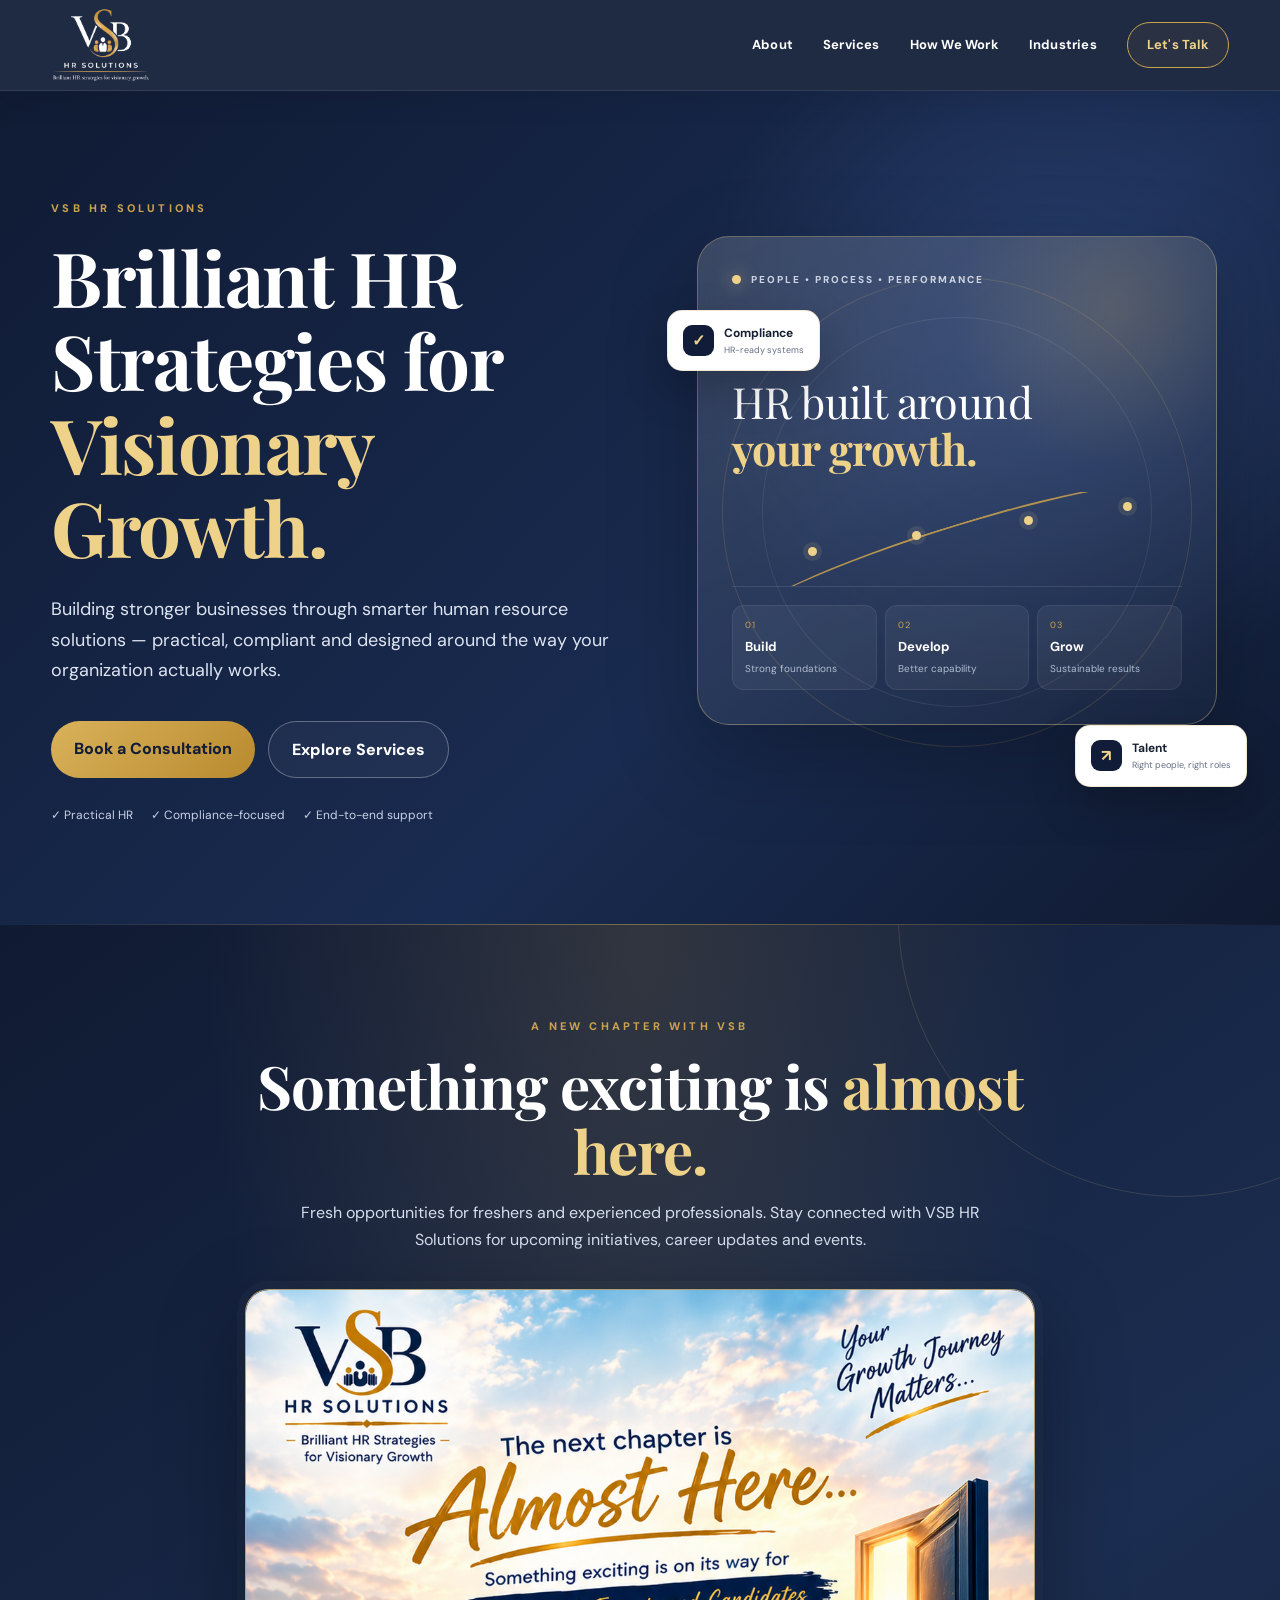
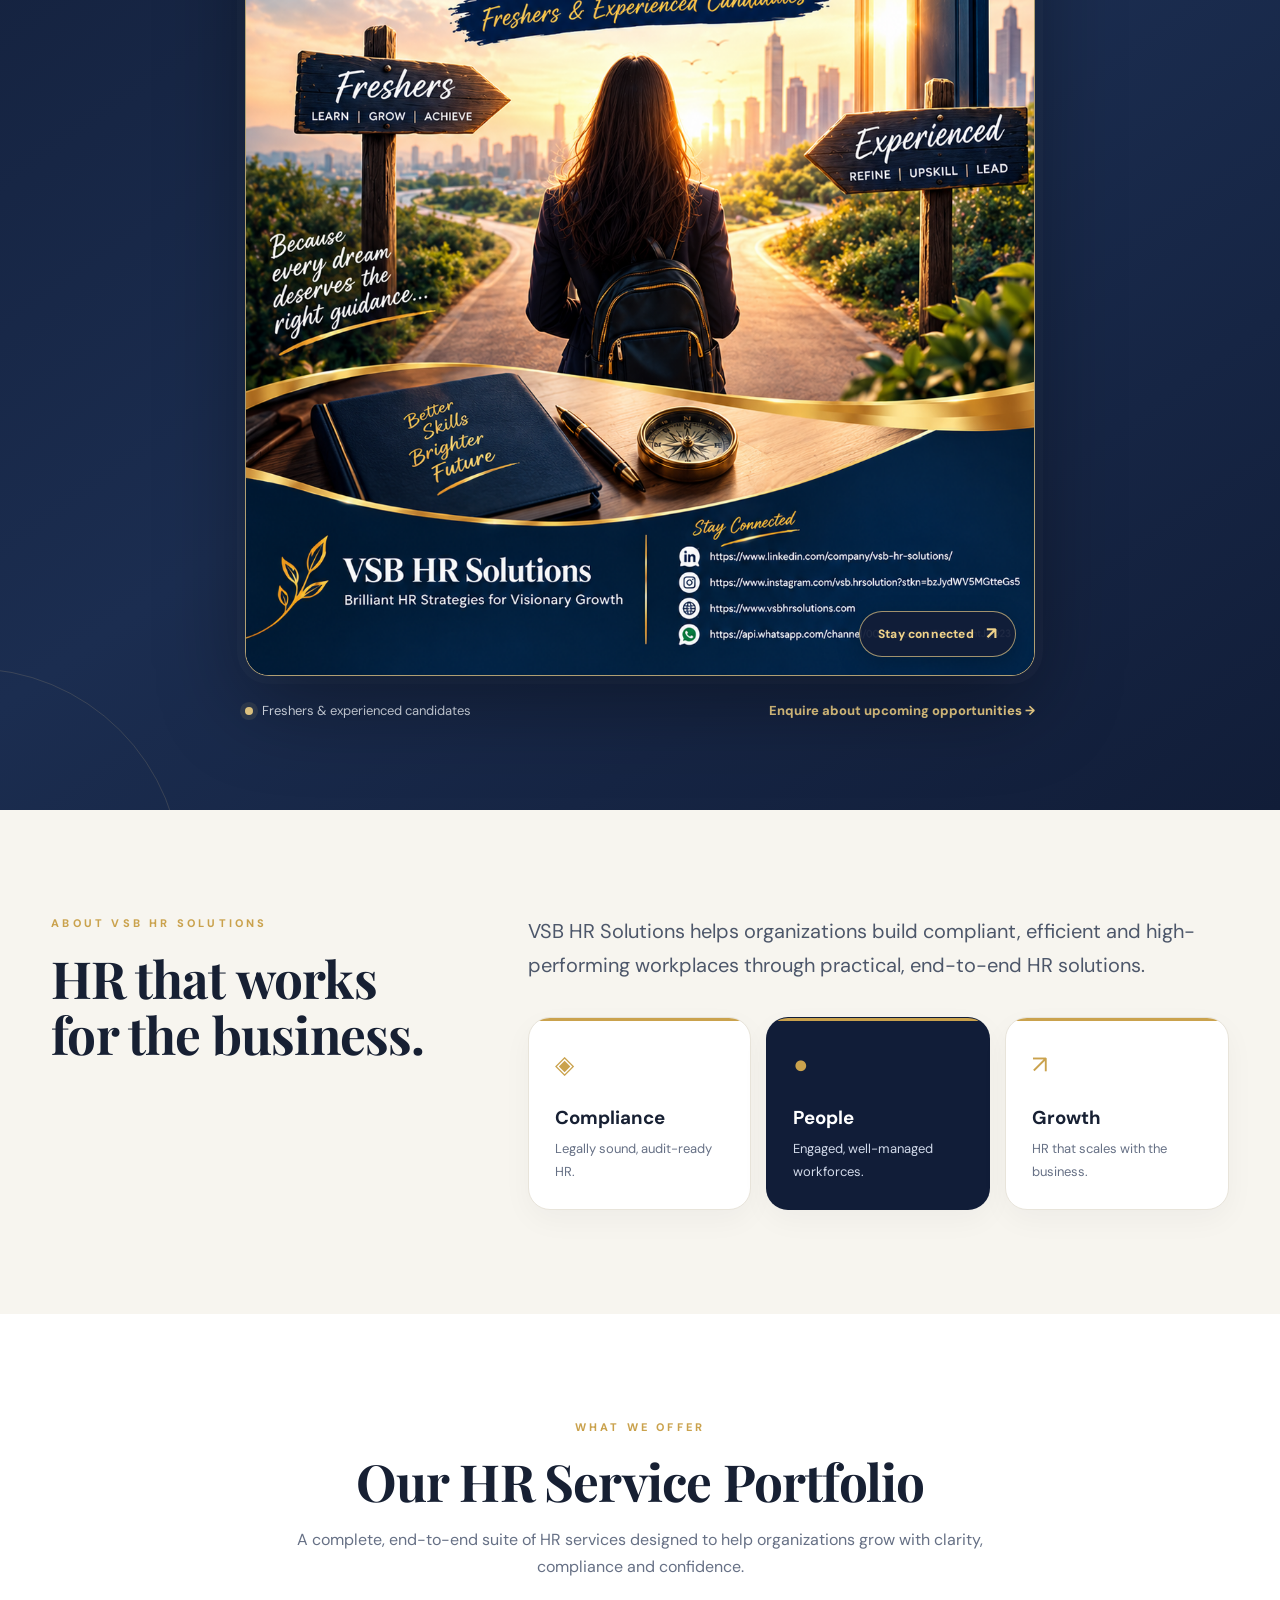
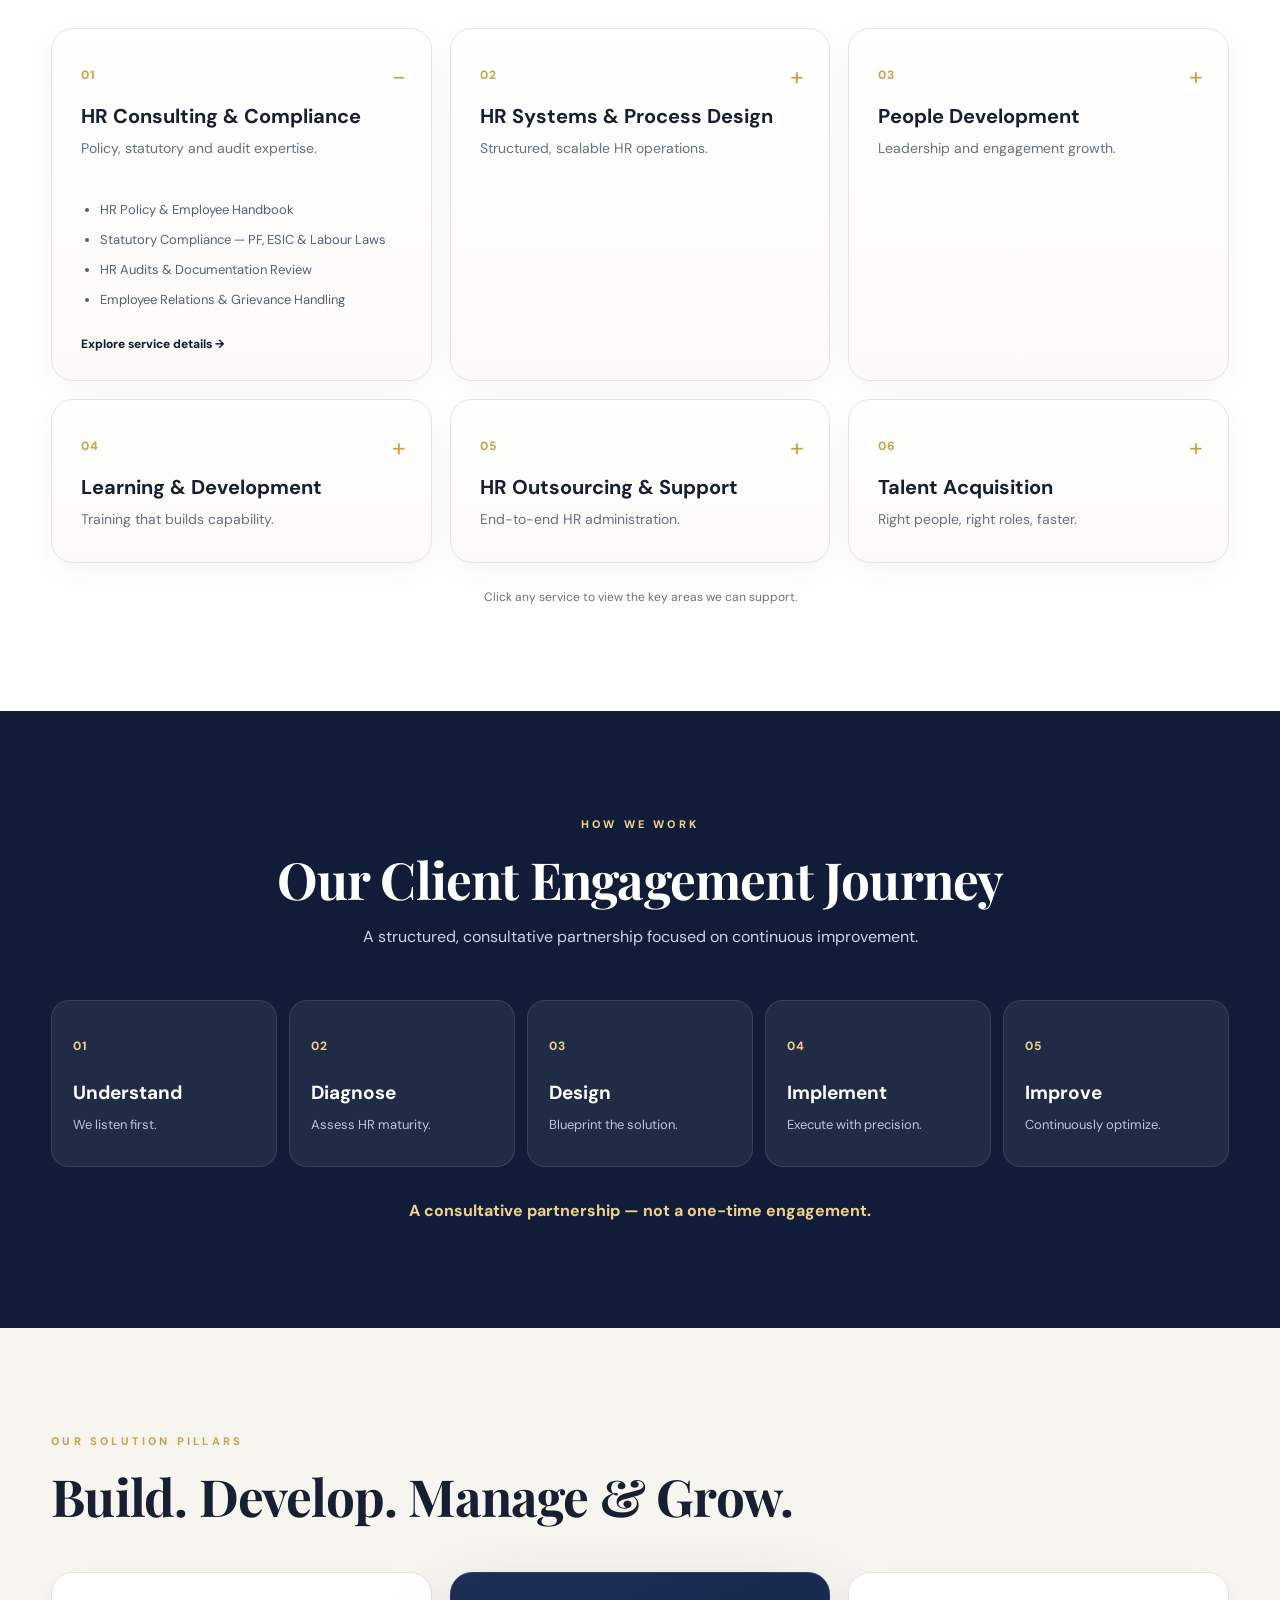
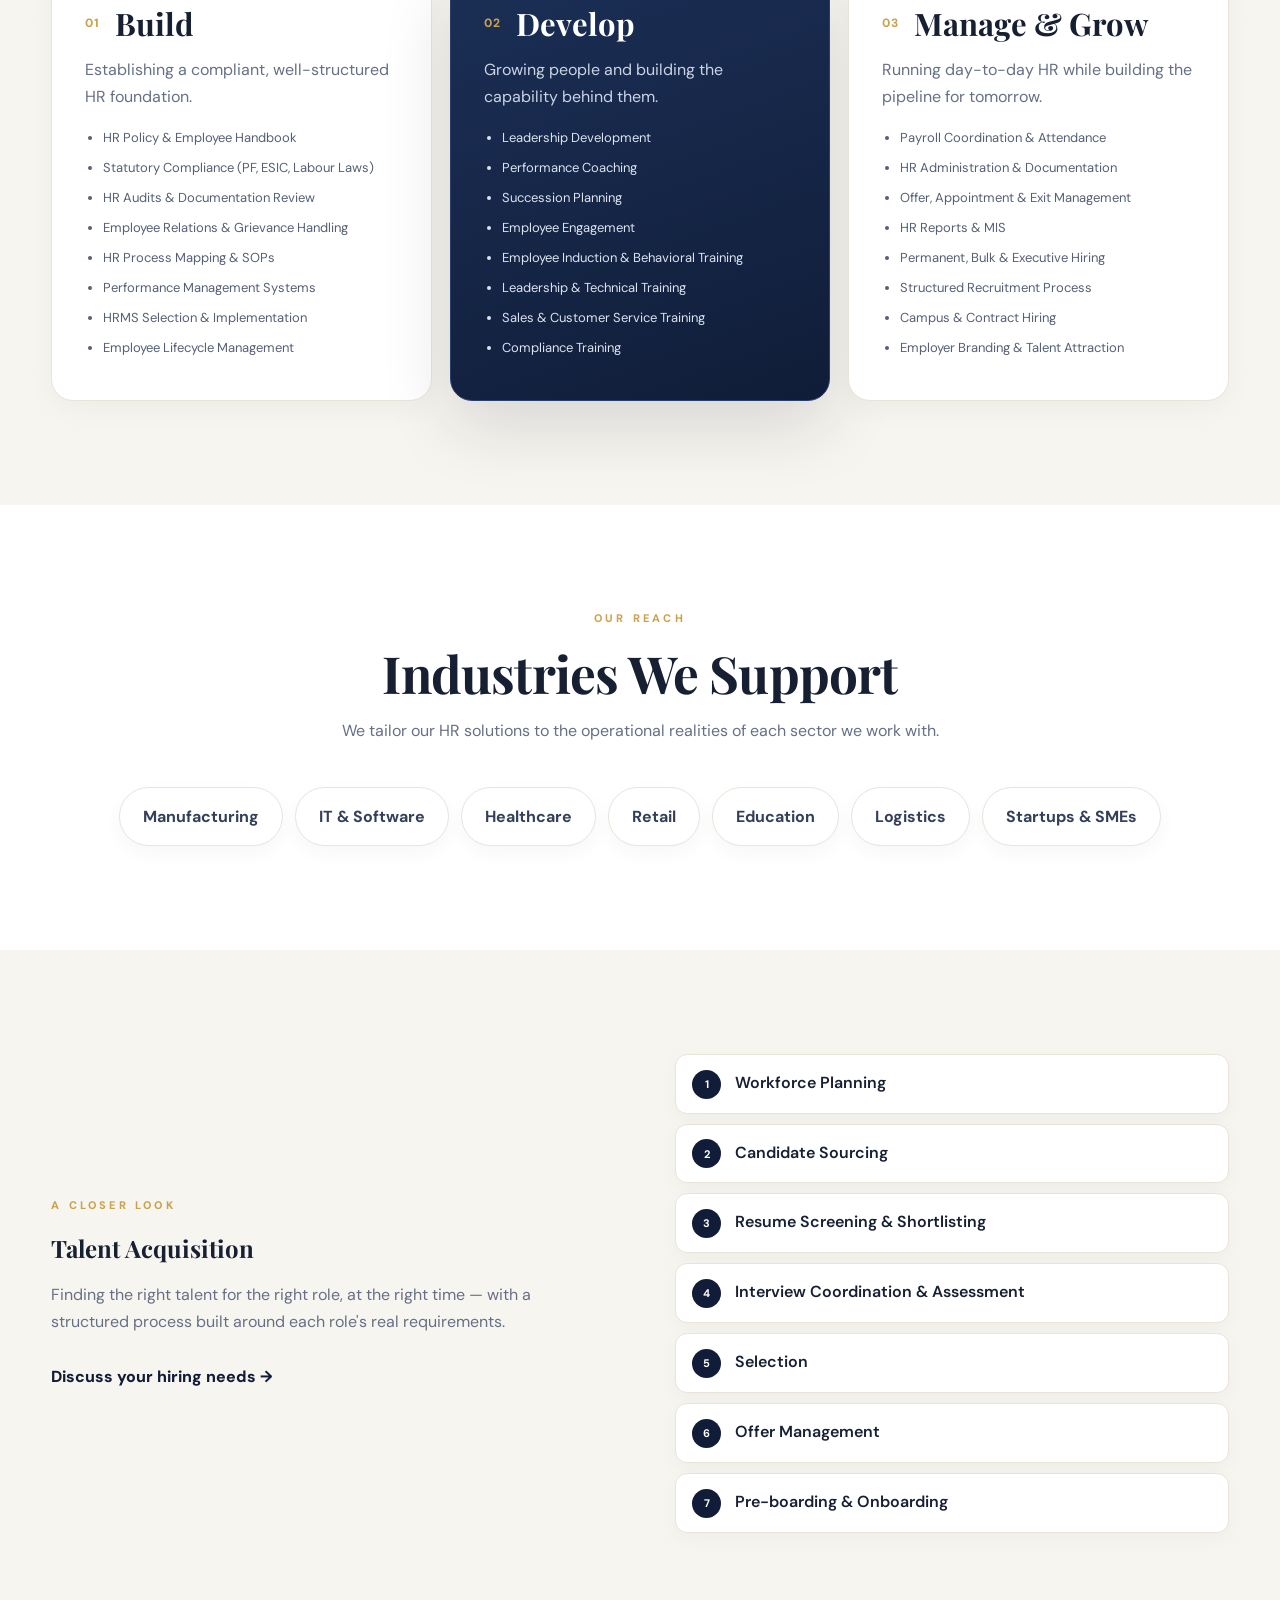
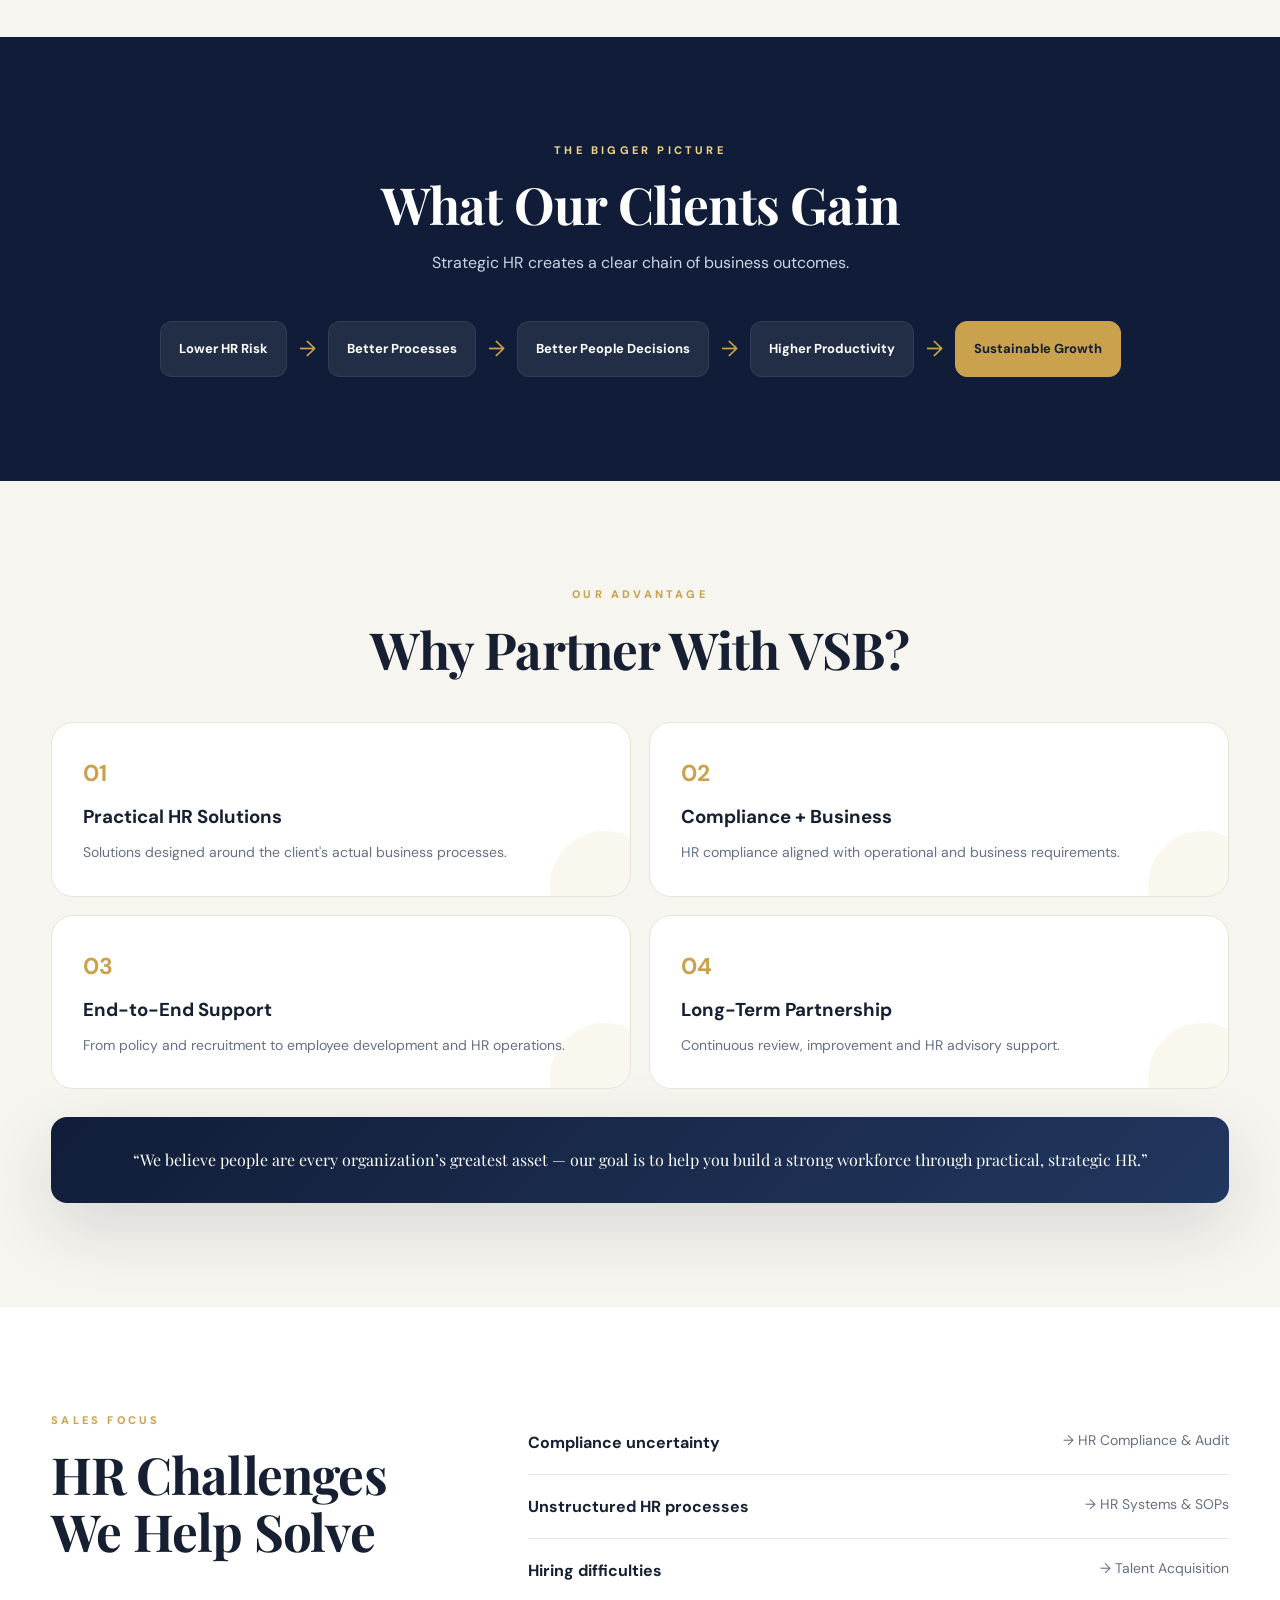
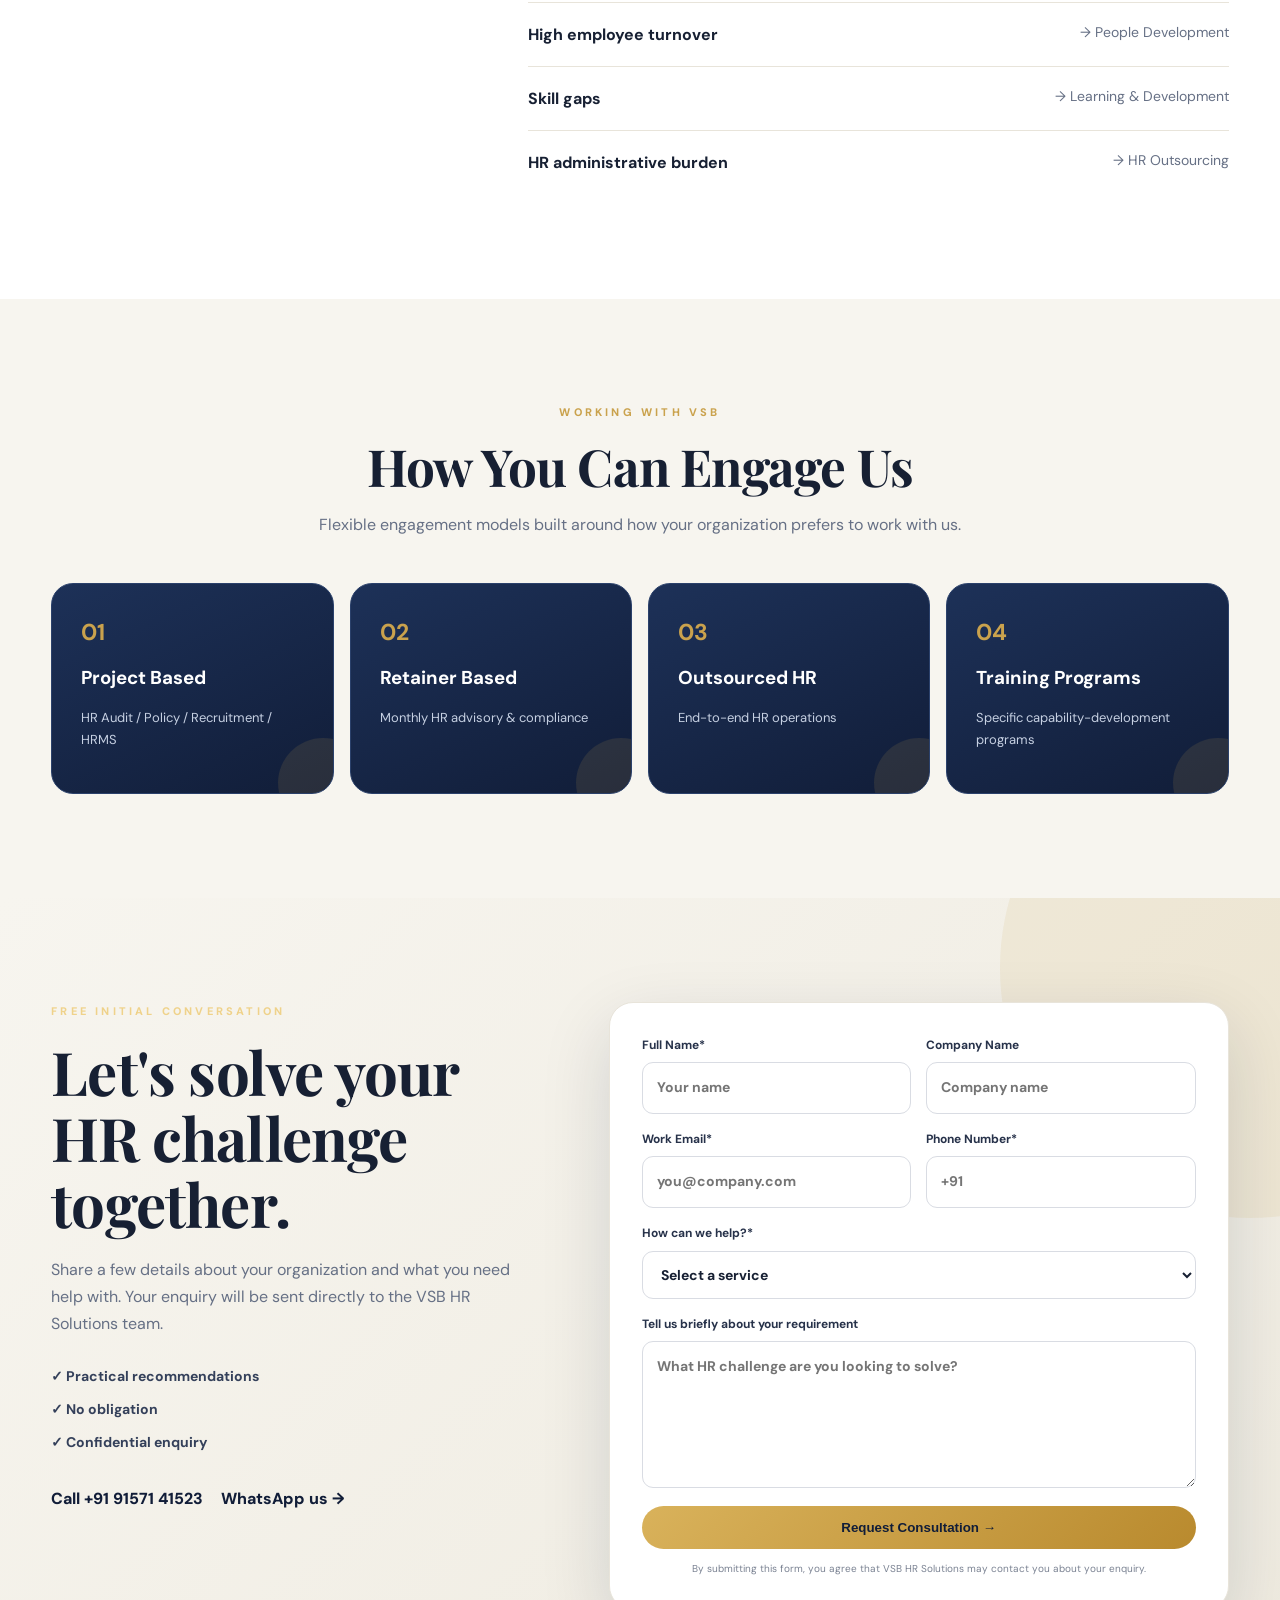
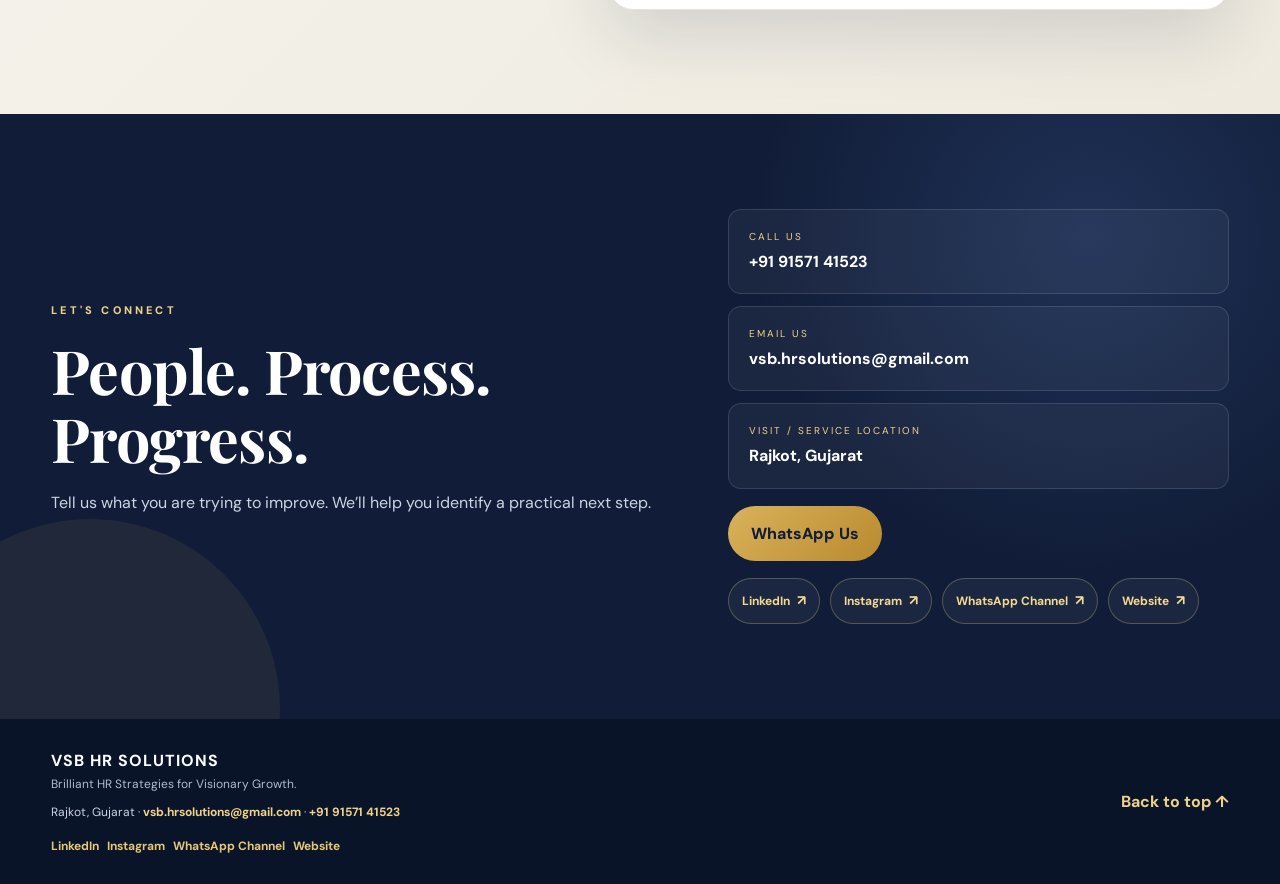
<file: index.html>
<!doctype html><html lang="en"><head><meta charset="utf-8"><meta name="viewport" content="width=device-width,initial-scale=1"><meta name="description" content="VSB HR Solutions offers HR consulting, recruitment, labour compliance and people solutions for growing businesses in Rajkot, Gujarat and beyond."><link rel="canonical" href="https://www.vsbhrsolutions.com/">
<meta property="og:url" content="https://www.vsbhrsolutions.com/"><meta property="og:type" content="website">
<meta property="og:image" content="https://www.vsbhrsolutions.com/assets/og-image.png">
<meta property="og:image:width" content="1200">
<meta property="og:image:height" content="630">

<meta name="twitter:card" content="summary_large_image">
<meta name="twitter:title" content="HR Consulting & Recruitment in Rajkot, Gujarat | VSB HR Solutions">
<meta name="twitter:description" content="VSB HR Solutions offers HR consulting, recruitment, labour compliance and people solutions for growing businesses in Rajkot, Gujarat and beyond.">
<meta name="twitter:image" content="https://www.vsbhrsolutions.com/assets/og-image.png"><meta name="theme-color" content="#111d38"><meta property="og:title" content="HR Consulting & Recruitment in Rajkot, Gujarat | VSB HR Solutions"><meta property="og:description" content="VSB HR Solutions offers HR consulting, recruitment, labour compliance and people solutions for growing businesses in Rajkot, Gujarat and beyond."><title>HR Consulting & Recruitment in Rajkot, Gujarat | VSB HR Solutions</title><script type="application/ld+json">
{
  "@context": "https://schema.org",
  "@type": "Organization",
  "@id": "https://www.vsbhrsolutions.com/#organization",
  "name": "VSB HR Solutions",
  "url": "https://www.vsbhrsolutions.com/",
  "logo": "https://www.vsbhrsolutions.com/assets/vsb-logo1.svg",
  "description": "VSB HR Solutions provides practical, strategic and end-to-end HR consulting, compliance, talent acquisition, people development, learning and development, and HR outsourcing solutions.",
  "hasOfferCatalog": {
    "@type": "OfferCatalog",
    "name": "HR Services",
    "itemListElement": [
      {
        "@type": "Offer",
        "itemOffered": {
          "@type": "Service",
          "name": "HR Consulting & Compliance",
          "description": "HR policies, employee handbooks, statutory compliance, HR audits, documentation review and employee relations."
        }
      },
      {
        "@type": "Offer",
        "itemOffered": {
          "@type": "Service",
          "name": "HR Systems & Process Design",
          "description": "HR process mapping, standard operating procedures, performance management systems, HRMS selection and employee lifecycle management."
        }
      },
      {
        "@type": "Offer",
        "itemOffered": {
          "@type": "Service",
          "name": "People Development",
          "description": "Leadership development, performance coaching, succession planning and employee engagement."
        }
      },
      {
        "@type": "Offer",
        "itemOffered": {
          "@type": "Service",
          "name": "Learning & Development",
          "description": "Employee induction, behavioral, leadership, technical, sales, customer service and compliance training."
        }
      },
      {
        "@type": "Offer",
        "itemOffered": {
          "@type": "Service",
          "name": "HR Outsourcing & Support",
          "description": "Payroll coordination, attendance, HR administration, employee documentation, offer and exit management, and HR reporting."
        }
      },
      {
        "@type": "Offer",
        "itemOffered": {
          "@type": "Service",
          "name": "Talent Acquisition",
          "description": "Permanent, bulk, executive, campus and contract hiring, structured recruitment and employer branding."
        }
      }
    ]
  },
  "telephone": "+91 91571 41523",
  "email": "vsb.hrsolutions@gmail.com",
  "contactPoint": {
    "@type": "ContactPoint",
    "contactType": "Customer Service",
    "telephone": "+91 91571 41523",
    "email": "vsb.hrsolutions@gmail.com"
  }
}
</script><link rel="icon" type="image/svg+xml" href="assets/vsb-logo1.svg"><link rel="icon" type="image/png" href="assets/vsb-logo.png"><link rel="preconnect" href="https://fonts.googleapis.com"><link rel="preconnect" href="https://fonts.gstatic.com" crossorigin><link href="https://fonts.googleapis.com/css2?family=DM+Sans:wght@400;500;600;700&family=Playfair+Display:wght@600;700&display=swap" rel="stylesheet"><link rel="stylesheet" href="style.css"></head><body>
<header class="site-header"><nav class="nav container"><a class="brand" href="#top"><img src="assets/vsb-logo.png" alt="VSB HR Solutions logo" width="108" height="82" fetchpriority="high"></a><button class="menu-toggle" aria-label="Open menu" aria-expanded="false">☰</button><div class="nav-links"><a href="#about">About</a><a href="#services">Services</a><a href="#process">How We Work</a><a href="#industries">Industries</a><a href="#contact" class="nav-cta">Let's Talk</a></div></nav></header>
<main id="top">
<section class="hero"><div class="hero-glow hero-glow-one"></div><div class="hero-glow hero-glow-two"></div><div class="container hero-grid"><div class="hero-copy reveal"><p class="eyebrow">VSB HR SOLUTIONS</p><h1>Brilliant HR Strategies for <span>Visionary Growth.</span></h1><p class="hero-text">Building stronger businesses through smarter human resource solutions — practical, compliant and designed around the way your organization actually works.</p><div class="hero-actions"><a class="btn btn-gold" href="#consultation">Book a Consultation</a><a class="btn btn-outline" href="#services">Explore Services</a></div><div class="hero-trust"><span>✓ Practical HR</span><span>✓ Compliance-focused</span><span>✓ End-to-end support</span></div></div><div class="hero-visual reveal" aria-label="VSB HR solutions visual"><div class="visual-orbit orbit-one"></div><div class="visual-orbit orbit-two"></div><div class="visual-panel"><div class="visual-top"><span class="visual-dot"></span><span class="visual-label">PEOPLE • PROCESS • PERFORMANCE</span></div><div class="visual-heading">HR built around <strong>your growth.</strong></div><div class="visual-chart"><div class="chart-line"></div><span class="chart-point p1"></span><span class="chart-point p2"></span><span class="chart-point p3"></span><span class="chart-point p4"></span></div><div class="visual-metrics"><div><small>01</small><b>Build</b><span>Strong foundations</span></div><div><small>02</small><b>Develop</b><span>Better capability</span></div><div><small>03</small><b>Grow</b><span>Sustainable results</span></div></div></div><div class="float-card float-a"><span>✓</span><div><b>Compliance</b><small>HR-ready systems</small></div></div><div class="float-card float-b"><span>↗</span><div><b>Talent</b><small>Right people, right roles</small></div></div></div></div></section>
<section id="upcoming" class="upcoming-section" aria-labelledby="upcoming-title">
  <div class="container">
    <div class="upcoming-heading reveal">
      <p class="eyebrow">A NEW CHAPTER WITH VSB</p>
      <h2 id="upcoming-title">Something exciting is <span>almost here.</span></h2>
      <p>Fresh opportunities for freshers and experienced professionals. Stay connected with VSB HR Solutions for upcoming initiatives, career updates and events.</p>
    </div>
    <a class="upcoming-poster reveal" href="#contact" aria-label="Contact VSB HR Solutions about upcoming opportunities">
      <img src="assets/vsb-upcoming-venture.png" alt="VSB HR Solutions announcement: Almost Here — something exciting is on its way for freshers and experienced candidates." width="1100" height="1375" loading="lazy">
      <span class="upcoming-poster-cta">Stay connected <span aria-hidden="true">↗</span></span>
    </a>
    <div class="upcoming-foot reveal">
      <span><i aria-hidden="true"></i> Freshers &amp; experienced candidates</span>
      <a href="#contact">Enquire about upcoming opportunities <span aria-hidden="true">→</span></a>
    </div>
  </div>
</section>
<section id="about" class="section light"><div class="container two-col"><div class="section-heading reveal"><p class="eyebrow">ABOUT VSB HR SOLUTIONS</p><h2>HR that works for the business.</h2></div><div class="reveal"><p class="lead">VSB HR Solutions helps organizations build compliant, efficient and high-performing workplaces through practical, end-to-end HR solutions.</p><div class="value-grid"><article><div class="icon">◈</div><h3>Compliance</h3><p>Legally sound, audit-ready HR.</p></article><article class="featured"><div class="icon">●</div><h3>People</h3><p>Engaged, well-managed workforces.</p></article><article><div class="icon">↗</div><h3>Growth</h3><p>HR that scales with the business.</p></article></div></div></div></section>
<section id="services" class="section"><div class="container"><div class="section-heading center reveal"><p class="eyebrow">WHAT WE OFFER</p><h2>Our HR Service Portfolio</h2><p>A complete, end-to-end suite of HR services designed to help organizations grow with clarity, compliance and confidence.</p></div><div class="service-grid"><details class="service-card reveal" open><summary><span>01</span><h3>HR Consulting & Compliance</h3><p>Policy, statutory and audit expertise.</p></summary><ul><li>HR Policy & Employee Handbook</li><li>Statutory Compliance — PF, ESIC & Labour Laws</li><li>HR Audits & Documentation Review</li><li>Employee Relations & Grievance Handling</li></ul><a href="hr-consulting-compliance.html" class="service-link">Explore service details →</a></details><details class="service-card reveal"><summary><span>02</span><h3>HR Systems & Process Design</h3><p>Structured, scalable HR operations.</p></summary><ul><li>HR Process Mapping & SOPs</li><li>Performance Management Systems</li><li>HRMS Selection & Implementation</li><li>Employee Lifecycle Management</li></ul><a href="hr-systems-process-design.html" class="service-link">Explore service details →</a></details><details class="service-card reveal"><summary><span>03</span><h3>People Development</h3><p>Leadership and engagement growth.</p></summary><ul><li>Leadership Development</li><li>Performance Coaching</li><li>Succession Planning</li><li>Employee Engagement</li></ul><a href="people-development.html" class="service-link">Explore service details →</a></details><details class="service-card reveal"><summary><span>04</span><h3>Learning & Development</h3><p>Training that builds capability.</p></summary><ul><li>Employee Induction & Behavioral Training</li><li>Leadership & Technical Training</li><li>Sales & Customer Service Training</li><li>Compliance Training</li></ul><a href="learning-development.html" class="service-link">Explore service details →</a></details><details class="service-card reveal"><summary><span>05</span><h3>HR Outsourcing & Support</h3><p>End-to-end HR administration.</p></summary><ul><li>Payroll Coordination & Attendance</li><li>HR Administration & Documentation</li><li>Offer, Appointment & Exit Management</li><li>HR Reports & MIS</li></ul><a href="hr-outsourcing-support.html" class="service-link">Explore service details →</a></details><details class="service-card reveal"><summary><span>06</span><h3>Talent Acquisition</h3><p>Right people, right roles, faster.</p></summary><ul><li>Permanent, Bulk & Executive Hiring</li><li>Structured Recruitment Process</li><li>Campus & Contract Hiring</li><li>Employer Branding & Talent Attraction</li></ul><a href="talent-acquisition.html" class="service-link">Explore service details →</a></details></div><p class="service-note">Click any service to view the key areas we can support.</p></div></section>
<section id="process" class="section navy"><div class="container"><div class="section-heading center light-text reveal"><p class="eyebrow gold">HOW WE WORK</p><h2>Our Client Engagement Journey</h2><p>A structured, consultative partnership focused on continuous improvement.</p></div><div class="process-grid"><div class="process-step reveal"><b>01</b><h3>Understand</h3><p>We listen first.</p></div><div class="process-step reveal"><b>02</b><h3>Diagnose</h3><p>Assess HR maturity.</p></div><div class="process-step reveal"><b>03</b><h3>Design</h3><p>Blueprint the solution.</p></div><div class="process-step reveal"><b>04</b><h3>Implement</h3><p>Execute with precision.</p></div><div class="process-step reveal"><b>05</b><h3>Improve</h3><p>Continuously optimize.</p></div></div><p class="process-note">A consultative partnership — not a one-time engagement.</p></div></section>
<section class="section light"><div class="container"><div class="section-heading reveal"><p class="eyebrow">OUR SOLUTION PILLARS</p><h2>Build. Develop. Manage & Grow.</h2></div><div class="pillar-grid"><article class="pillar reveal"><div class="pillar-top"><span class="number">01</span><h3>Build</h3></div><p>Establishing a compliant, well-structured HR foundation.</p><ul><li>HR Policy & Employee Handbook</li><li>Statutory Compliance (PF, ESIC, Labour Laws)</li><li>HR Audits & Documentation Review</li><li>Employee Relations & Grievance Handling</li><li>HR Process Mapping & SOPs</li><li>Performance Management Systems</li><li>HRMS Selection & Implementation</li><li>Employee Lifecycle Management</li></ul></article><article class="pillar featured-pillar reveal"><div class="pillar-top"><span class="number">02</span><h3>Develop</h3></div><p>Growing people and building the capability behind them.</p><ul><li>Leadership Development</li><li>Performance Coaching</li><li>Succession Planning</li><li>Employee Engagement</li><li>Employee Induction & Behavioral Training</li><li>Leadership & Technical Training</li><li>Sales & Customer Service Training</li><li>Compliance Training</li></ul></article><article class="pillar reveal"><div class="pillar-top"><span class="number">03</span><h3>Manage & Grow</h3></div><p>Running day-to-day HR while building the pipeline for tomorrow.</p><ul><li>Payroll Coordination & Attendance</li><li>HR Administration & Documentation</li><li>Offer, Appointment & Exit Management</li><li>HR Reports & MIS</li><li>Permanent, Bulk & Executive Hiring</li><li>Structured Recruitment Process</li><li>Campus & Contract Hiring</li><li>Employer Branding & Talent Attraction</li></ul></article></div></div></section>
<section id="industries" class="section"><div class="container"><div class="section-heading center reveal"><p class="eyebrow">OUR REACH</p><h2>Industries We Support</h2><p>We tailor our HR solutions to the operational realities of each sector we work with.</p></div><div class="industry-grid"><span>Manufacturing</span><span>IT & Software</span><span>Healthcare</span><span>Retail</span><span>Education</span><span>Logistics</span><span>Startups & SMEs</span></div></div></section>
<section class="section light"><div class="container recruitment"><div class="recruit-copy reveal"><p class="eyebrow">A CLOSER LOOK</p><h2>Talent Acquisition</h2><p>Finding the right talent for the right role, at the right time — with a structured process built around each role's real requirements.</p><a class="text-link" href="#consultation">Discuss your hiring needs →</a></div><div class="recruit-steps reveal"><div><b>1</b> Workforce Planning</div><div><b>2</b> Candidate Sourcing</div><div><b>3</b> Resume Screening & Shortlisting</div><div><b>4</b> Interview Coordination & Assessment</div><div><b>5</b> Selection</div><div><b>6</b> Offer Management</div><div><b>7</b> Pre-boarding & Onboarding</div></div></div></section>
<section class="section navy"><div class="container"><div class="section-heading center light-text reveal"><p class="eyebrow gold">THE BIGGER PICTURE</p><h2>What Our Clients Gain</h2><p>Strategic HR creates a clear chain of business outcomes.</p></div><div class="outcomes reveal"><span>Lower HR Risk</span><i>→</i><span>Better Processes</span><i>→</i><span>Better People Decisions</span><i>→</i><span>Higher Productivity</span><i>→</i><strong>Sustainable Growth</strong></div></div></section>
<section class="section light"><div class="container"><div class="section-heading center reveal"><p class="eyebrow">OUR ADVANTAGE</p><h2>Why Partner With VSB?</h2></div><div class="advantage-grid"><article class="advantage reveal"><b>01</b><h3>Practical HR Solutions</h3><p>Solutions designed around the client's actual business processes.</p></article><article class="advantage reveal"><b>02</b><h3>Compliance + Business</h3><p>HR compliance aligned with operational and business requirements.</p></article><article class="advantage reveal"><b>03</b><h3>End-to-End Support</h3><p>From policy and recruitment to employee development and HR operations.</p></article><article class="advantage reveal"><b>04</b><h3>Long-Term Partnership</h3><p>Continuous review, improvement and HR advisory support.</p></article></div><blockquote class="quote reveal">“We believe people are every organization’s greatest asset — our goal is to help you build a strong workforce through practical, strategic HR.”</blockquote></div></section>
<section class="section"><div class="container two-col"><div class="section-heading reveal"><p class="eyebrow">SALES FOCUS</p><h2>HR Challenges We Help Solve</h2></div><div class="challenge-list reveal"><div><b>Compliance uncertainty</b><span>→ HR Compliance & Audit</span></div><div><b>Unstructured HR processes</b><span>→ HR Systems & SOPs</span></div><div><b>Hiring difficulties</b><span>→ Talent Acquisition</span></div><div><b>High employee turnover</b><span>→ People Development</span></div><div><b>Skill gaps</b><span>→ Learning & Development</span></div><div><b>HR administrative burden</b><span>→ HR Outsourcing</span></div></div></div></section>
<section class="section light"><div class="container"><div class="section-heading center reveal"><p class="eyebrow">WORKING WITH VSB</p><h2>How You Can Engage Us</h2><p>Flexible engagement models built around how your organization prefers to work with us.</p></div><div class="engagement-grid"><article class="engagement reveal"><b>01</b><h3>Project Based</h3><p>HR Audit / Policy / Recruitment / HRMS</p></article><article class="engagement reveal"><b>02</b><h3>Retainer Based</h3><p>Monthly HR advisory & compliance</p></article><article class="engagement reveal"><b>03</b><h3>Outsourced HR</h3><p>End-to-end HR operations</p></article><article class="engagement reveal"><b>04</b><h3>Training Programs</h3><p>Specific capability-development programs</p></article></div></div></section>
<section id="consultation" class="consultation"><div class="container consultation-grid"><div class="consultation-copy reveal"><p class="eyebrow gold">FREE INITIAL CONVERSATION</p><h2>Let's solve your HR challenge together.</h2><p>Share a few details about your organization and what you need help with. Your enquiry will be sent directly to the VSB HR Solutions team.</p><div class="consultation-points"><span>✓ Practical recommendations</span><span>✓ No obligation</span><span>✓ Confidential enquiry</span></div><div class="direct-contact"><a href="tel:+919157141523">Call +91 91571 41523</a><a href="https://wa.me/919157141523" target="_blank" rel="noopener">WhatsApp us →</a></div></div><form class="consultation-form reveal" action="https://formsubmit.co/vsb.hrsolutions@gmail.com" method="POST"><input type="hidden" name="_subject" value="New HR Consultation Request — VSB HR Solutions"><input type="hidden" name="_captcha" value="false"><input type="hidden" name="_template" value="table"><input type="hidden" name="_next" value="https://www.vsbhrsolutions.com/?consultation=success#consultation"><div class="form-row"><label>Full Name*<input type="text" name="name" required placeholder="Your name"></label><label>Company Name<input type="text" name="company" placeholder="Company name"></label></div><div class="form-row"><label>Work Email*<input type="email" name="email" required placeholder="you@company.com"></label><label>Phone Number*<input type="tel" name="phone" required placeholder="+91"></label></div><label>How can we help?*<select name="service" required><option value="" selected disabled>Select a service</option><option>HR Consulting & Compliance</option><option>HR Systems & Process Design</option><option>People Development</option><option>Learning & Development</option><option>HR Outsourcing & Support</option><option>Talent Acquisition</option><option>Not sure — I need an HR consultation</option></select></label><label>Tell us briefly about your requirement<textarea name="message" rows="5" placeholder="What HR challenge are you looking to solve?"></textarea></label><button class="btn btn-gold form-submit" type="submit">Request Consultation →</button><p class="form-note">By submitting this form, you agree that VSB HR Solutions may contact you about your enquiry.</p></form></div></section>
<section id="contact" class="contact"><div class="container contact-inner reveal"><div><p class="eyebrow gold">LET'S CONNECT</p><h2>People. Process. Progress.</h2><p>Tell us what you are trying to improve. We’ll help you identify a practical next step.</p></div><div class="contact-actions"><a class="contact-item" href="tel:+919157141523"><small>CALL US</small><strong>+91 91571 41523</strong></a><a class="contact-item" href="mailto:vsb.hrsolutions@gmail.com"><small>EMAIL US</small><strong>vsb.hrsolutions@gmail.com</strong></a><a class="contact-item" href="https://www.google.com/maps/search/?api=1&query=Rajkot%2C%20Gujarat%2C%20India" target="_blank" rel="noopener"><small>VISIT / SERVICE LOCATION</small><strong>Rajkot, Gujarat</strong></a><a class="btn btn-gold" href="https://wa.me/919157141523" target="_blank" rel="noopener">WhatsApp Us</a><div class="contact-socials" aria-label="VSB HR Solutions social channels"><a href="https://www.linkedin.com/company/vsb-hr-solutions/" target="_blank" rel="noopener">LinkedIn <span aria-hidden="true">↗</span></a><a href="https://www.instagram.com/vsb.hrsolution?stkn=bzJydWV5MGtteGs5" target="_blank" rel="noopener">Instagram <span aria-hidden="true">↗</span></a><a href="https://whatsapp.com/channel/0029Vb8sE4N7YSd0MntJgO23" target="_blank" rel="noopener">WhatsApp Channel <span aria-hidden="true">↗</span></a><a href="https://www.vsbhrsolutions.com/">Website <span aria-hidden="true">↗</span></a></div></div></div></section>
</main><footer><div class="container footer-inner"><div><strong>VSB HR SOLUTIONS</strong><span>Brilliant HR Strategies for Visionary Growth.</span><span class="footer-location">Rajkot, Gujarat · <a href="mailto:vsb.hrsolutions@gmail.com">vsb.hrsolutions@gmail.com</a> · <a href="tel:+919157141523">+91 91571 41523</a></span><div class="footer-socials"><a href="https://www.linkedin.com/company/vsb-hr-solutions/" target="_blank" rel="noopener">LinkedIn</a><a href="https://www.instagram.com/vsb.hrsolution?stkn=bzJydWV5MGtteGs5" target="_blank" rel="noopener">Instagram</a><a href="https://whatsapp.com/channel/0029Vb8sE4N7YSd0MntJgO23" target="_blank" rel="noopener">WhatsApp Channel</a><a href="https://www.vsbhrsolutions.com/">Website</a></div></div><a href="#top">Back to top ↑</a></div></footer><script src="script.js"></script></body></html>
</file>
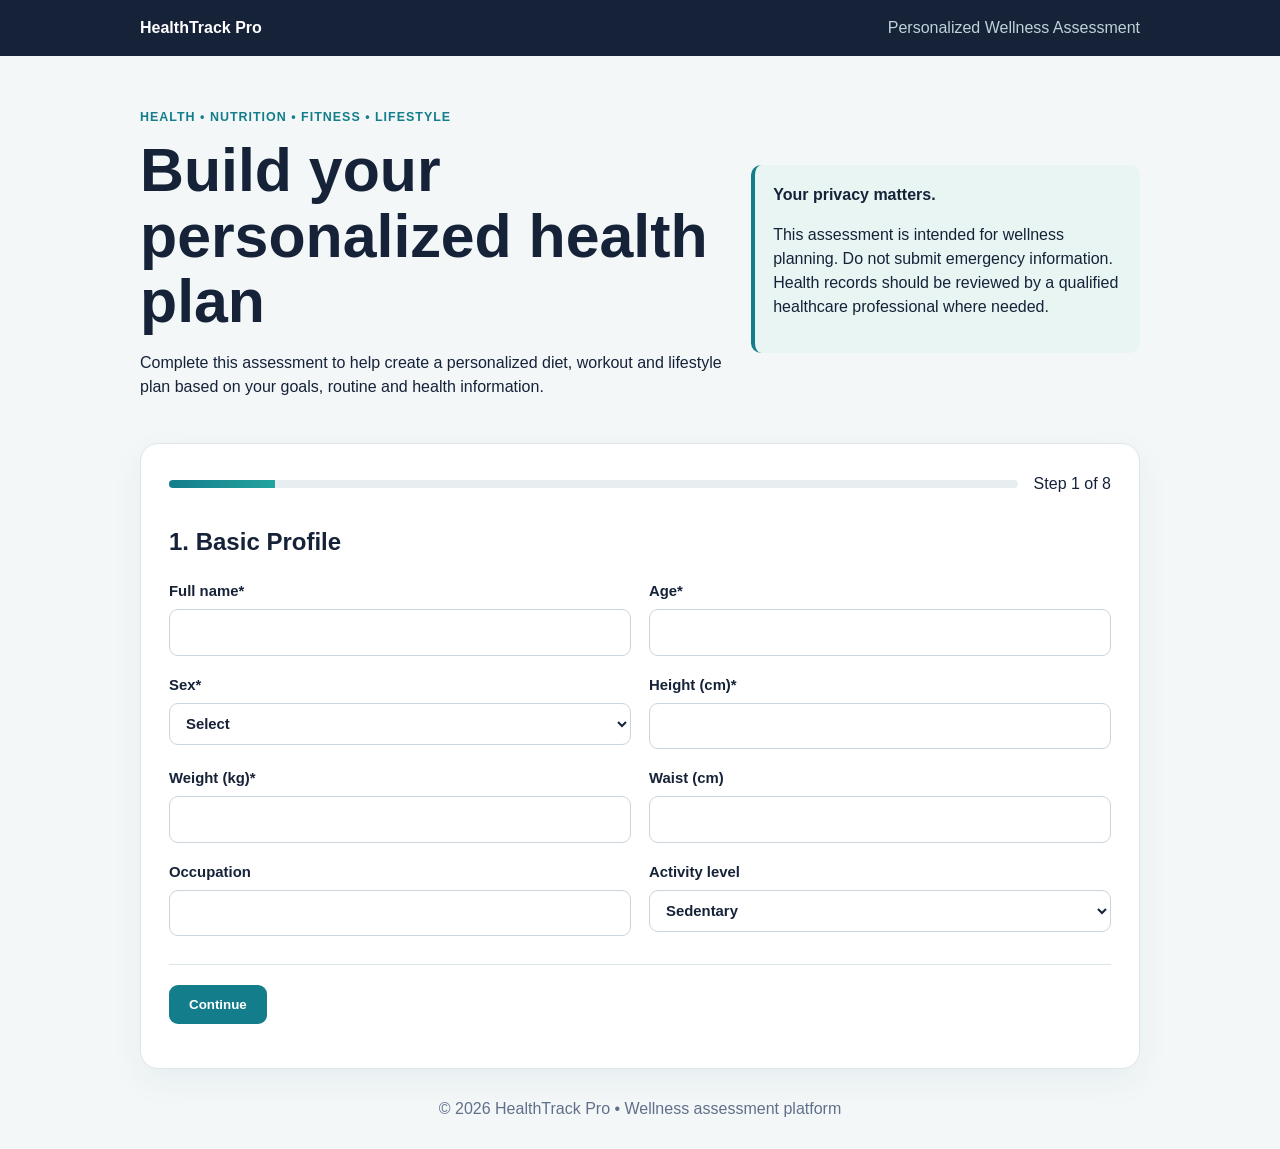
<file: health-tracker/index.html>
<!doctype html>
<html lang="en">
<head>
  <meta charset="UTF-8" />
  <meta name="viewport" content="width=device-width, initial-scale=1.0" />
  <title>HealthTrack Pro | Personal Health Assessment</title>
  <meta name="description" content="Professional health, nutrition, fitness and lifestyle assessment portal." />
  <link rel="stylesheet" href="styles.css" />
</head>
<body>
  <header class="site-header">
    <div class="container nav"><strong>HealthTrack Pro</strong><span>Personalized Wellness Assessment</span></div>
  </header>
  <main class="container">
    <section class="hero">
      <div><span class="eyebrow">HEALTH • NUTRITION • FITNESS • LIFESTYLE</span><h1>Build your personalized health plan</h1><p>Complete this assessment to help create a personalized diet, workout and lifestyle plan based on your goals, routine and health information.</p></div>
      <div class="notice"><strong>Your privacy matters.</strong><p>This assessment is intended for wellness planning. Do not submit emergency information. Health records should be reviewed by a qualified healthcare professional where needed.</p></div>
    </section>
    <section class="card">
      <div class="progress-wrap"><div class="progress"><div id="progressBar"></div></div><div id="stepText">Step 1 of 8</div></div>
      <form id="healthForm" novalidate>
        <section class="step active"><h2>1. Basic Profile</h2><div class="grid">
          <label>Full name*<input name="fullName" required></label><label>Age*<input type="number" name="age" min="1" max="120" required></label>
          <label>Sex*<select name="sex" required><option value="">Select</option><option>Male</option><option>Female</option><option>Other</option><option>Prefer not to say</option></select></label>
          <label>Height (cm)*<input type="number" name="height" min="50" max="250" required></label><label>Weight (kg)*<input type="number" step="0.1" name="weight" min="20" max="300" required></label><label>Waist (cm)<input type="number" step="0.1" name="waist"></label>
          <label>Occupation<input name="occupation"></label><label>Activity level<select name="activity"><option>Sedentary</option><option>Lightly active</option><option>Moderately active</option><option>Highly active</option></select></label>
        </div></section>
        <section class="step"><h2>2. Medical & Health History</h2><div class="grid">
          <label class="full">Existing medical conditions<textarea name="medicalConditions" placeholder="Diabetes, thyroid, hypertension, etc."></textarea></label><label class="full">Current medications<textarea name="medications"></textarea></label><label class="full">Current supplements<textarea name="supplements"></textarea></label><label>Allergies<textarea name="allergies"></textarea></label><label>Past surgeries / injuries<textarea name="injuries"></textarea></label><label class="full">Family history<textarea name="familyHistory" placeholder="Diabetes, hypertension, heart disease, etc."></textarea></label>
        </div></section>
        <section class="step"><h2>3. Recent Health Measurements</h2><div class="grid"><label>Blood pressure<input name="bloodPressure" placeholder="e.g. 120/80"></label><label>Resting heart rate<input type="number" name="restingHeartRate"></label><label>Fasting glucose<input name="fastingGlucose"></label><label>HbA1c<input name="hba1c"></label><label>Total cholesterol<input name="totalCholesterol"></label><label>LDL<input name="ldl"></label><label>HDL<input name="hdl"></label><label>Triglycerides<input name="triglycerides"></label><label>Hemoglobin<input name="hemoglobin"></label><label>Vitamin B12<input name="vitaminB12"></label><label>Vitamin D<input name="vitaminD"></label><label>TSH<input name="tsh"></label></div></section>
        <section class="step"><h2>4. Diet Assessment</h2><div class="grid"><label>Diet type*<select name="dietType" required><option value="">Select</option><option>Vegetarian</option><option>Vegetarian + Eggs</option><option>Non-vegetarian</option><option>Vegan</option></select></label><label>Daily water intake (litres)<input type="number" step="0.1" name="water"></label><label class="full">Typical breakfast<textarea name="breakfast"></textarea></label><label class="full">Typical lunch<textarea name="lunch"></textarea></label><label class="full">Typical dinner<textarea name="dinner"></textarea></label><label>Snacks / tea / coffee<textarea name="snacks"></textarea></label><label>Foods disliked or avoided<textarea name="foodAvoid"></textarea></label></div></section>
        <section class="step"><h2>5. Physical Activity & Fitness</h2><div class="grid"><label>Average daily steps<input type="number" name="steps"></label><label>Exercise days/week<input type="number" min="0" max="7" name="exerciseDays"></label><label>Current exercise<textarea name="currentExercise"></textarea></label><label>Preferred exercise<textarea name="preferredExercise"></textarea></label><label>Available equipment<textarea name="equipment" placeholder="None, dumbbells, resistance bands, gym, etc."></textarea></label><label>Exercise limitations / pain<textarea name="limitations"></textarea></label><label>Available exercise time per day<select name="exerciseTime"><option>Less than 20 min</option><option>20–30 min</option><option>30–45 min</option><option>45–60 min</option><option>More than 60 min</option></select></label></div></section>
        <section class="step"><h2>6. Sleep, Stress & Lifestyle</h2><div class="grid"><label>Average sleep (hours)<input type="number" step="0.5" min="0" max="24" name="sleepHours"></label><label>Sleep quality<select name="sleepQuality"><option>Poor</option><option>Average</option><option>Good</option></select></label><label>Stress level<select name="stress"><option>Low</option><option>Moderate</option><option>High</option></select></label><label>Daily sitting time<select name="sitting"><option>Less than 4 hours</option><option>4–6 hours</option><option>6–8 hours</option><option>More than 8 hours</option></select></label><label>Bedtime<input type="time" name="bedtime"></label><label>Wake-up time<input type="time" name="wakeTime"></label><label class="full">Other lifestyle concerns<textarea name="lifestyleConcerns"></textarea></label></div></section>
        <section class="step"><h2>7. Goals & Preferences</h2><div class="grid"><label class="full">Primary health goal*<select name="primaryGoal" required><option value="">Select</option><option>Health maintenance</option><option>Weight loss</option><option>Weight gain</option><option>Muscle gain</option><option>Improve fitness</option><option>Improve metabolic health</option><option>Improve energy and lifestyle</option></select></label><label>Target weight<input type="number" step="0.1" name="targetWeight"></label><label>Preferred plan detail<select name="planDetail"><option>Simple</option><option>Moderate</option><option>Detailed</option></select></label><label class="full">Biggest health concern<textarea name="healthConcern"></textarea></label><label class="full">Biggest obstacle to following a healthy lifestyle<textarea name="obstacle"></textarea></label></div></section>
        <section class="step"><h2>8. Consent & Review</h2><p>Please review your details before submitting.</p><label class="consent"><input type="checkbox" name="consent" required> <span>I confirm that the information provided is accurate to the best of my knowledge and consent to its use for creating a personalized wellness plan. I understand that this does not replace medical diagnosis or emergency care.</span></label><div id="review"></div></section>
        <div class="actions"><button type="button" id="prevBtn" class="secondary">Back</button><button type="button" id="nextBtn">Continue</button><button type="submit" id="submitBtn" hidden>Submit Assessment</button></div>
        <p id="message" role="status"></p>
      </form>
    </section>
  </main>
  <footer>© <span id="year"></span> HealthTrack Pro • Wellness assessment platform</footer>
  <script src="app.js"></script>
</body>
</html>
</file>
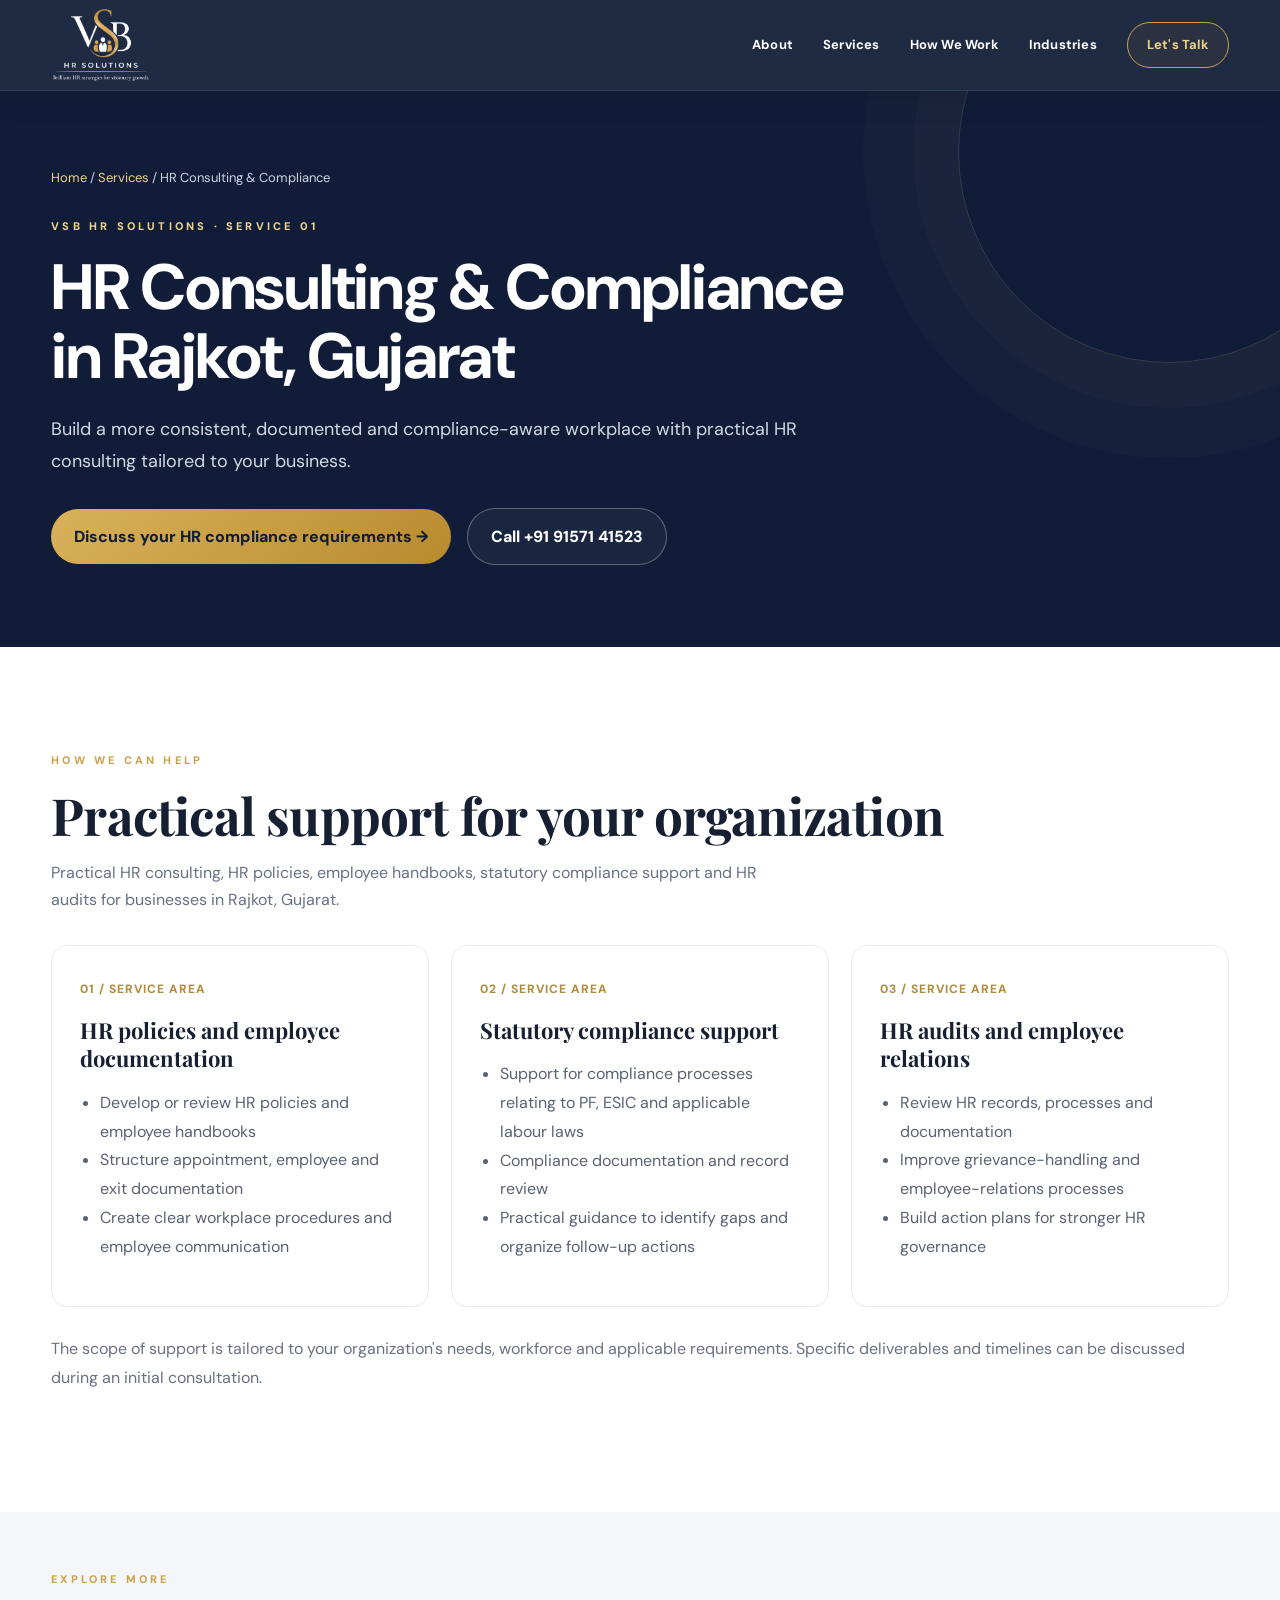
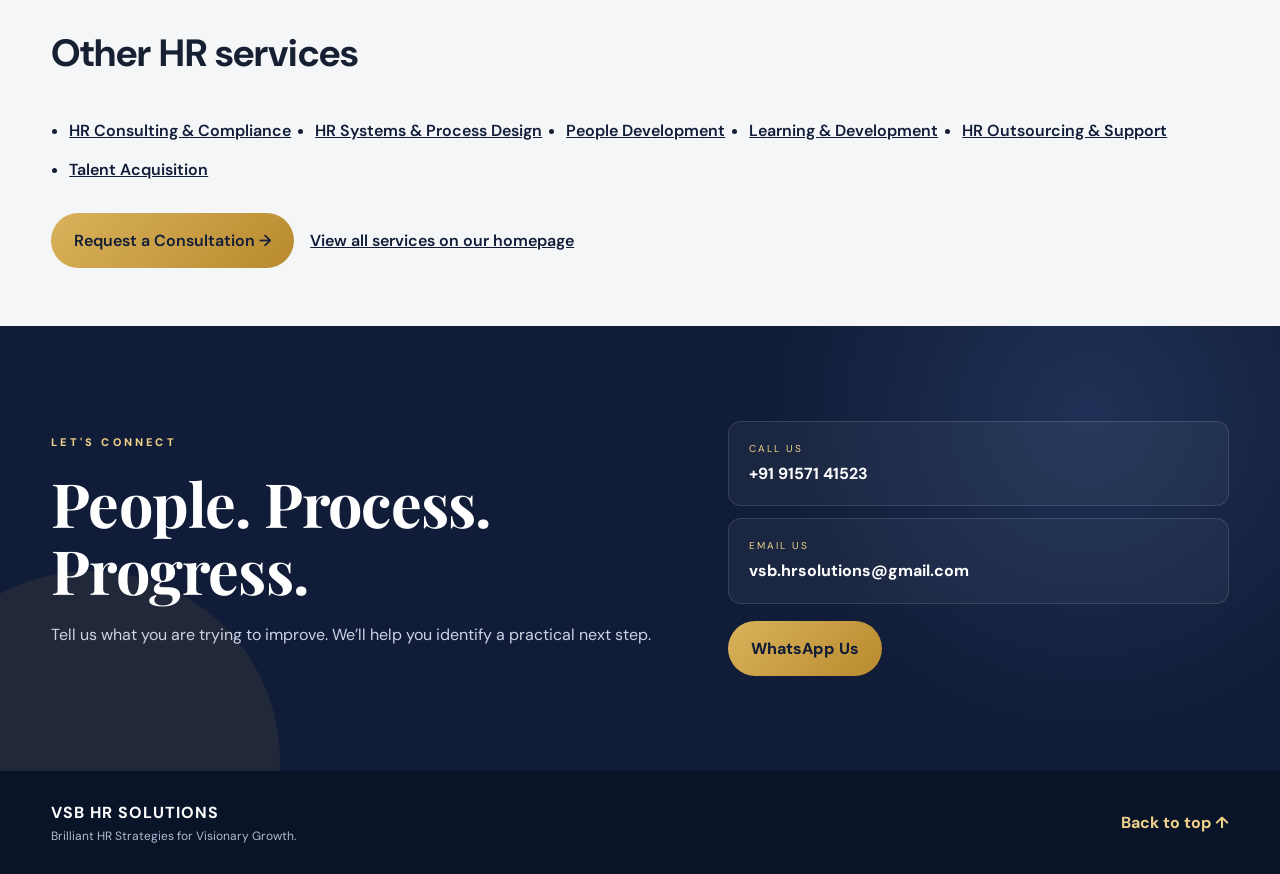
<file: hr-consulting-compliance.html>
<!doctype html>
<html lang="en">
<head>
<meta charset="utf-8">
<meta name="viewport" content="width=device-width,initial-scale=1">
<title>HR Consulting &amp; Labour Compliance in Rajkot | VSB HR Solutions</title>
<meta name="description" content="Practical HR consulting, HR policies, employee handbooks, statutory compliance support and HR audits for businesses in Rajkot, Gujarat.">
<link rel="canonical" href="https://www.vsbhrsolutions.com/hr-consulting-compliance.html">
<meta name="theme-color" content="#111d38">
<meta property="og:type" content="website">
<meta property="og:url" content="https://www.vsbhrsolutions.com/hr-consulting-compliance.html">
<meta property="og:title" content="HR Consulting &amp; Labour Compliance in Rajkot | VSB HR Solutions">
<meta property="og:description" content="Practical HR consulting, HR policies, employee handbooks, statutory compliance support and HR audits for businesses in Rajkot, Gujarat.">
<meta property="og:image" content="https://www.vsbhrsolutions.com/assets/og-image.png">
<link rel="icon" type="image/svg+xml" href="assets/vsb-logo1.svg">
<link rel="icon" type="image/png" href="assets/vsb-logo.png">
<link rel="preconnect" href="https://fonts.googleapis.com">
<link rel="preconnect" href="https://fonts.gstatic.com" crossorigin>
<link href="https://fonts.googleapis.com/css2?family=DM+Sans:wght@400;500;600;700&family=Playfair+Display:wght@600;700&display=swap" rel="stylesheet">
<link rel="stylesheet" href="style.css">
<script type="application/ld+json">
{
  "@context": "https://schema.org",
  "@type": "Service",
  "@id": "https://www.vsbhrsolutions.com/hr-consulting-compliance.html#service",
  "name": "HR Consulting & Compliance",
  "serviceType": "HR Consulting & Compliance",
  "url": "https://www.vsbhrsolutions.com/hr-consulting-compliance.html",
  "description": "Practical HR consulting, HR policies, employee handbooks, statutory compliance support and HR audits for businesses in Rajkot, Gujarat.",
  "provider": {
    "@type": "Organization",
    "@id": "https://www.vsbhrsolutions.com/#organization",
    "name": "VSB HR Solutions",
    "url": "https://www.vsbhrsolutions.com/"
  },
  "areaServed": [
    {
      "@type": "City",
      "name": "Rajkot"
    },
    {
      "@type": "AdministrativeArea",
      "name": "Gujarat"
    }
  ]
}
</script>
<style>
.service-hero{background:var(--navy);color:#fff;padding:76px 0 82px;position:relative;overflow:hidden}
.service-hero:after{content:"";position:absolute;width:420px;height:420px;border:1px solid rgba(239,210,138,.16);border-radius:50%;right:-100px;top:-150px;box-shadow:0 0 0 45px rgba(239,210,138,.025),0 0 0 95px rgba(239,210,138,.02)}
.service-hero .container{position:relative;z-index:1}
.service-hero h1{font-size:clamp(38px,5.5vw,64px);line-height:1.08;max-width:850px;margin:16px 0 22px;letter-spacing:-1.3px}
.service-hero .lead{max-width:760px;color:#d2d9e6;font-size:18px;line-height:1.8}
.breadcrumbs{font-size:13px;color:#cbd4e4;margin-bottom:28px}.breadcrumbs a{color:var(--gold-light);text-decoration:none}
.service-detail{display:grid;grid-template-columns:repeat(3,minmax(0,1fr));gap:22px;margin-top:32px}
.service-detail article{padding:28px;border:1px solid #e7e9ee;border-radius:16px;background:#fff}
.service-detail article>span{color:#b08a39;font-weight:700;letter-spacing:1px;font-size:12px}
.service-detail h2{font-size:22px;line-height:1.3;margin:14px 0}
.service-detail ul{padding-left:20px;color:#596274;line-height:1.8}
.service-next{background:#f5f6f8;padding:58px 0}
.service-next h2{font-size:clamp(27px,4vw,38px)}
.service-next ul{display:flex;flex-wrap:wrap;gap:12px 24px;padding-left:18px}
.service-next a{color:var(--navy);font-weight:600}
.service-cta{display:flex;gap:16px;align-items:center;flex-wrap:wrap;margin-top:30px}
@media(max-width:900px){.service-detail{grid-template-columns:1fr}}
</style>
</head>
<body>
<header class="site-header"><nav class="nav container"><a class="brand" href="index.html#top"><img src="assets/vsb-logo.png" alt="VSB HR Solutions logo" width="108" height="82" fetchpriority="high"></a><button class="menu-toggle" aria-label="Open menu" aria-expanded="false">☰</button><div class="nav-links"><a href="index.html#about">About</a><a href="index.html#services">Services</a><a href="index.html#process">How We Work</a><a href="index.html#industries">Industries</a><a href="index.html#consultation" class="nav-cta">Let's Talk</a></div></nav></header>
<main>
<section class="service-hero"><div class="container"><div class="breadcrumbs"><a href="index.html">Home</a> / <a href="index.html#services">Services</a> / HR Consulting &amp; Compliance</div><p class="eyebrow gold">VSB HR SOLUTIONS · SERVICE 01</p><h1>HR Consulting &amp; Compliance in Rajkot, Gujarat</h1><p class="lead">Build a more consistent, documented and compliance-aware workplace with practical HR consulting tailored to your business.</p><div class="service-cta"><a class="btn btn-gold" href="index.html#consultation">Discuss your HR compliance requirements →</a><a class="btn btn-outline" href="tel:+919157141523">Call +91 91571 41523</a></div></div></section>
<section class="section"><div class="container"><div class="section-heading"><p class="eyebrow">HOW WE CAN HELP</p><h2>Practical support for your organization</h2><p>Practical HR consulting, HR policies, employee handbooks, statutory compliance support and HR audits for businesses in Rajkot, Gujarat.</p></div><div class="service-detail"><article><span>01 / SERVICE AREA</span><h2>HR policies and employee documentation</h2><ul><li>Develop or review HR policies and employee handbooks</li><li>Structure appointment, employee and exit documentation</li><li>Create clear workplace procedures and employee communication</li></ul></article><article><span>02 / SERVICE AREA</span><h2>Statutory compliance support</h2><ul><li>Support for compliance processes relating to PF, ESIC and applicable labour laws</li><li>Compliance documentation and record review</li><li>Practical guidance to identify gaps and organize follow-up actions</li></ul></article><article><span>03 / SERVICE AREA</span><h2>HR audits and employee relations</h2><ul><li>Review HR records, processes and documentation</li><li>Improve grievance-handling and employee-relations processes</li><li>Build action plans for stronger HR governance</li></ul></article></div><p style="color:#687184;line-height:1.8;margin-top:28px">The scope of support is tailored to your organization's needs, workforce and applicable requirements. Specific deliverables and timelines can be discussed during an initial consultation.</p></div></section>
<section class="service-next"><div class="container"><p class="eyebrow">EXPLORE MORE</p><h2>Other HR services</h2><ul><li><a href="hr-consulting-compliance.html">HR Consulting & Compliance</a></li><li><a href="hr-systems-process-design.html">HR Systems & Process Design</a></li><li><a href="people-development.html">People Development</a></li><li><a href="learning-development.html">Learning & Development</a></li><li><a href="hr-outsourcing-support.html">HR Outsourcing & Support</a></li><li><a href="talent-acquisition.html">Talent Acquisition</a></li></ul><div class="service-cta"><a class="btn btn-gold" href="index.html#consultation">Request a Consultation →</a><a href="index.html#services">View all services on our homepage</a></div></div></section>
<section class="contact"><div class="container contact-inner"><div><p class="eyebrow gold">LET'S CONNECT</p><h2>People. Process. Progress.</h2><p>Tell us what you are trying to improve. We’ll help you identify a practical next step.</p></div><div class="contact-actions"><a class="contact-item" href="tel:+919157141523"><small>CALL US</small><strong>+91 91571 41523</strong></a><a class="contact-item" href="mailto:vsb.hrsolutions@gmail.com"><small>EMAIL US</small><strong>vsb.hrsolutions@gmail.com</strong></a><a class="btn btn-gold" href="https://wa.me/919157141523" target="_blank" rel="noopener">WhatsApp Us</a></div></div></section>
</main>
<footer><div class="container footer-inner"><div><strong>VSB HR SOLUTIONS</strong><span>Brilliant HR Strategies for Visionary Growth.</span></div><a href="index.html#top">Back to top ↑</a></div></footer><script src="script.js"></script></body></html>
</file>
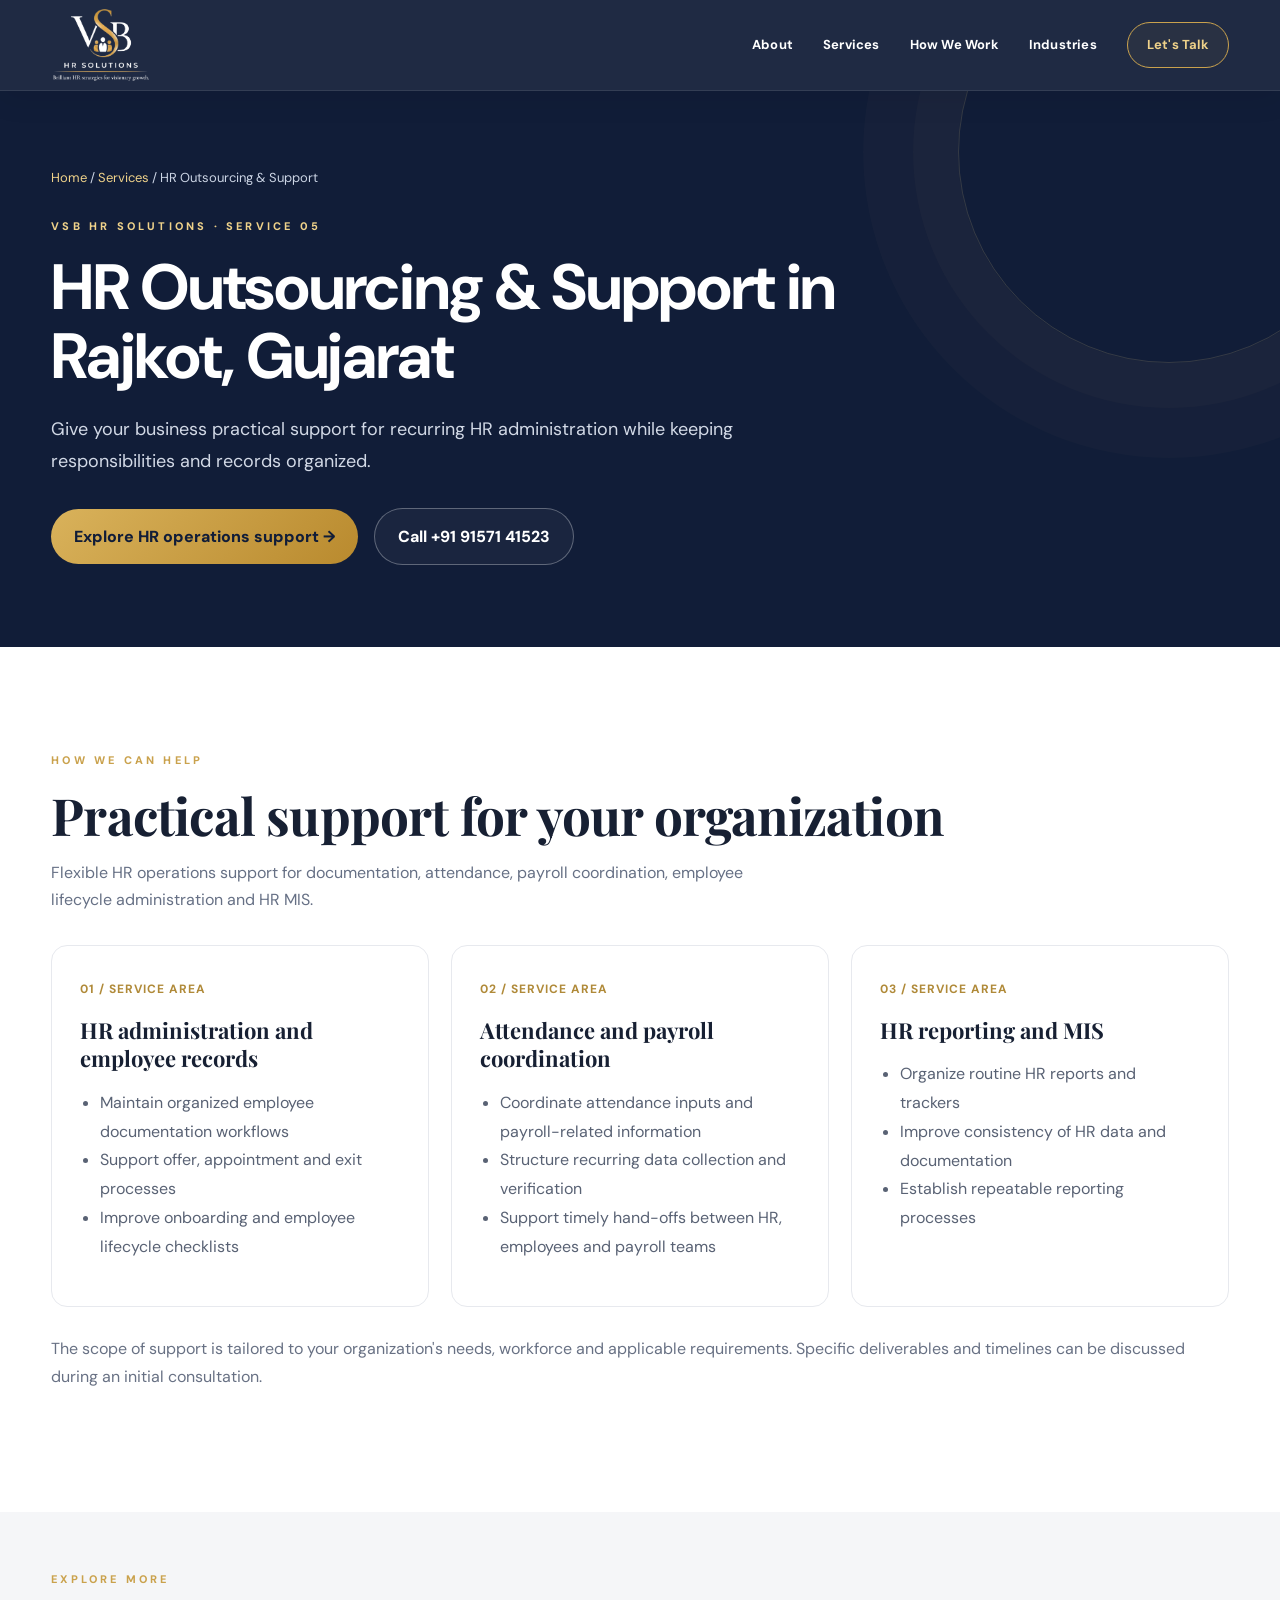
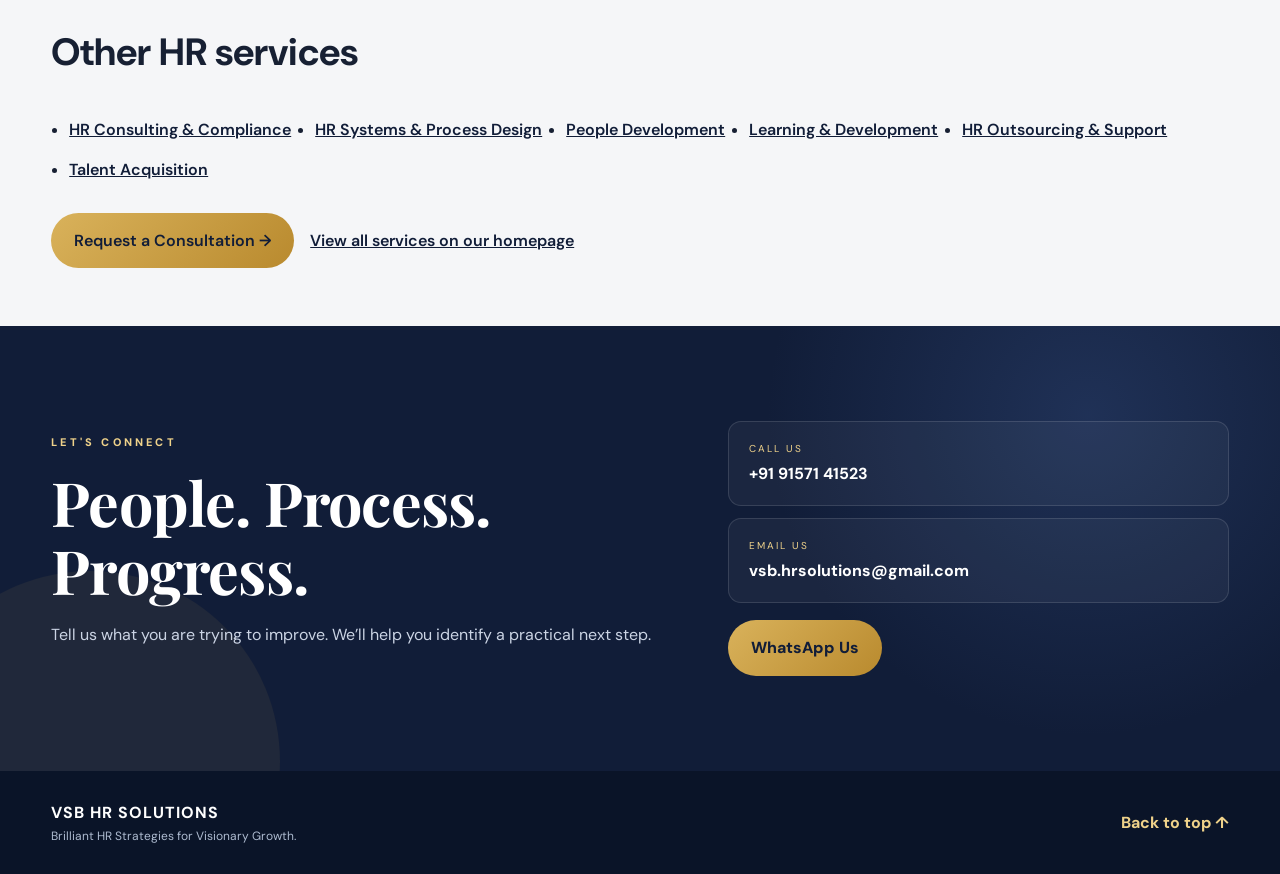
<file: hr-outsourcing-support.html>
<!doctype html>
<html lang="en">
<head>
<meta charset="utf-8">
<meta name="viewport" content="width=device-width,initial-scale=1">
<title>HR Outsourcing &amp; Administration Support | VSB HR Solutions</title>
<meta name="description" content="Flexible HR operations support for documentation, attendance, payroll coordination, employee lifecycle administration and HR MIS.">
<link rel="canonical" href="https://www.vsbhrsolutions.com/hr-outsourcing-support.html">
<meta name="theme-color" content="#111d38">
<meta property="og:type" content="website">
<meta property="og:url" content="https://www.vsbhrsolutions.com/hr-outsourcing-support.html">
<meta property="og:title" content="HR Outsourcing &amp; Administration Support | VSB HR Solutions">
<meta property="og:description" content="Flexible HR operations support for documentation, attendance, payroll coordination, employee lifecycle administration and HR MIS.">
<meta property="og:image" content="https://www.vsbhrsolutions.com/assets/og-image.png">
<link rel="icon" type="image/svg+xml" href="assets/vsb-logo1.svg">
<link rel="icon" type="image/png" href="assets/vsb-logo.png">
<link rel="preconnect" href="https://fonts.googleapis.com">
<link rel="preconnect" href="https://fonts.gstatic.com" crossorigin>
<link href="https://fonts.googleapis.com/css2?family=DM+Sans:wght@400;500;600;700&family=Playfair+Display:wght@600;700&display=swap" rel="stylesheet">
<link rel="stylesheet" href="style.css">
<script type="application/ld+json">
{
  "@context": "https://schema.org",
  "@type": "Service",
  "@id": "https://www.vsbhrsolutions.com/hr-outsourcing-support.html#service",
  "name": "HR Outsourcing & Support",
  "serviceType": "HR Outsourcing & Support",
  "url": "https://www.vsbhrsolutions.com/hr-outsourcing-support.html",
  "description": "Flexible HR operations support for documentation, attendance, payroll coordination, employee lifecycle administration and HR MIS.",
  "provider": {
    "@type": "Organization",
    "@id": "https://www.vsbhrsolutions.com/#organization",
    "name": "VSB HR Solutions",
    "url": "https://www.vsbhrsolutions.com/"
  },
  "areaServed": [
    {
      "@type": "City",
      "name": "Rajkot"
    },
    {
      "@type": "AdministrativeArea",
      "name": "Gujarat"
    }
  ]
}
</script>
<style>
.service-hero{background:var(--navy);color:#fff;padding:76px 0 82px;position:relative;overflow:hidden}
.service-hero:after{content:"";position:absolute;width:420px;height:420px;border:1px solid rgba(239,210,138,.16);border-radius:50%;right:-100px;top:-150px;box-shadow:0 0 0 45px rgba(239,210,138,.025),0 0 0 95px rgba(239,210,138,.02)}
.service-hero .container{position:relative;z-index:1}
.service-hero h1{font-size:clamp(38px,5.5vw,64px);line-height:1.08;max-width:850px;margin:16px 0 22px;letter-spacing:-1.3px}
.service-hero .lead{max-width:760px;color:#d2d9e6;font-size:18px;line-height:1.8}
.breadcrumbs{font-size:13px;color:#cbd4e4;margin-bottom:28px}.breadcrumbs a{color:var(--gold-light);text-decoration:none}
.service-detail{display:grid;grid-template-columns:repeat(3,minmax(0,1fr));gap:22px;margin-top:32px}
.service-detail article{padding:28px;border:1px solid #e7e9ee;border-radius:16px;background:#fff}
.service-detail article>span{color:#b08a39;font-weight:700;letter-spacing:1px;font-size:12px}
.service-detail h2{font-size:22px;line-height:1.3;margin:14px 0}
.service-detail ul{padding-left:20px;color:#596274;line-height:1.8}
.service-next{background:#f5f6f8;padding:58px 0}
.service-next h2{font-size:clamp(27px,4vw,38px)}
.service-next ul{display:flex;flex-wrap:wrap;gap:12px 24px;padding-left:18px}
.service-next a{color:var(--navy);font-weight:600}
.service-cta{display:flex;gap:16px;align-items:center;flex-wrap:wrap;margin-top:30px}
@media(max-width:900px){.service-detail{grid-template-columns:1fr}}
</style>
</head>
<body>
<header class="site-header"><nav class="nav container"><a class="brand" href="index.html#top"><img src="assets/vsb-logo.png" alt="VSB HR Solutions logo" width="108" height="82" fetchpriority="high"></a><button class="menu-toggle" aria-label="Open menu" aria-expanded="false">☰</button><div class="nav-links"><a href="index.html#about">About</a><a href="index.html#services">Services</a><a href="index.html#process">How We Work</a><a href="index.html#industries">Industries</a><a href="index.html#consultation" class="nav-cta">Let's Talk</a></div></nav></header>
<main>
<section class="service-hero"><div class="container"><div class="breadcrumbs"><a href="index.html">Home</a> / <a href="index.html#services">Services</a> / HR Outsourcing &amp; Support</div><p class="eyebrow gold">VSB HR SOLUTIONS · SERVICE 05</p><h1>HR Outsourcing &amp; Support in Rajkot, Gujarat</h1><p class="lead">Give your business practical support for recurring HR administration while keeping responsibilities and records organized.</p><div class="service-cta"><a class="btn btn-gold" href="index.html#consultation">Explore HR operations support →</a><a class="btn btn-outline" href="tel:+919157141523">Call +91 91571 41523</a></div></div></section>
<section class="section"><div class="container"><div class="section-heading"><p class="eyebrow">HOW WE CAN HELP</p><h2>Practical support for your organization</h2><p>Flexible HR operations support for documentation, attendance, payroll coordination, employee lifecycle administration and HR MIS.</p></div><div class="service-detail"><article><span>01 / SERVICE AREA</span><h2>HR administration and employee records</h2><ul><li>Maintain organized employee documentation workflows</li><li>Support offer, appointment and exit processes</li><li>Improve onboarding and employee lifecycle checklists</li></ul></article><article><span>02 / SERVICE AREA</span><h2>Attendance and payroll coordination</h2><ul><li>Coordinate attendance inputs and payroll-related information</li><li>Structure recurring data collection and verification</li><li>Support timely hand-offs between HR, employees and payroll teams</li></ul></article><article><span>03 / SERVICE AREA</span><h2>HR reporting and MIS</h2><ul><li>Organize routine HR reports and trackers</li><li>Improve consistency of HR data and documentation</li><li>Establish repeatable reporting processes</li></ul></article></div><p style="color:#687184;line-height:1.8;margin-top:28px">The scope of support is tailored to your organization's needs, workforce and applicable requirements. Specific deliverables and timelines can be discussed during an initial consultation.</p></div></section>
<section class="service-next"><div class="container"><p class="eyebrow">EXPLORE MORE</p><h2>Other HR services</h2><ul><li><a href="hr-consulting-compliance.html">HR Consulting & Compliance</a></li><li><a href="hr-systems-process-design.html">HR Systems & Process Design</a></li><li><a href="people-development.html">People Development</a></li><li><a href="learning-development.html">Learning & Development</a></li><li><a href="hr-outsourcing-support.html">HR Outsourcing & Support</a></li><li><a href="talent-acquisition.html">Talent Acquisition</a></li></ul><div class="service-cta"><a class="btn btn-gold" href="index.html#consultation">Request a Consultation →</a><a href="index.html#services">View all services on our homepage</a></div></div></section>
<section class="contact"><div class="container contact-inner"><div><p class="eyebrow gold">LET'S CONNECT</p><h2>People. Process. Progress.</h2><p>Tell us what you are trying to improve. We’ll help you identify a practical next step.</p></div><div class="contact-actions"><a class="contact-item" href="tel:+919157141523"><small>CALL US</small><strong>+91 91571 41523</strong></a><a class="contact-item" href="mailto:vsb.hrsolutions@gmail.com"><small>EMAIL US</small><strong>vsb.hrsolutions@gmail.com</strong></a><a class="btn btn-gold" href="https://wa.me/919157141523" target="_blank" rel="noopener">WhatsApp Us</a></div></div></section>
</main>
<footer><div class="container footer-inner"><div><strong>VSB HR SOLUTIONS</strong><span>Brilliant HR Strategies for Visionary Growth.</span></div><a href="index.html#top">Back to top ↑</a></div></footer><script src="script.js"></script></body></html>
</file>
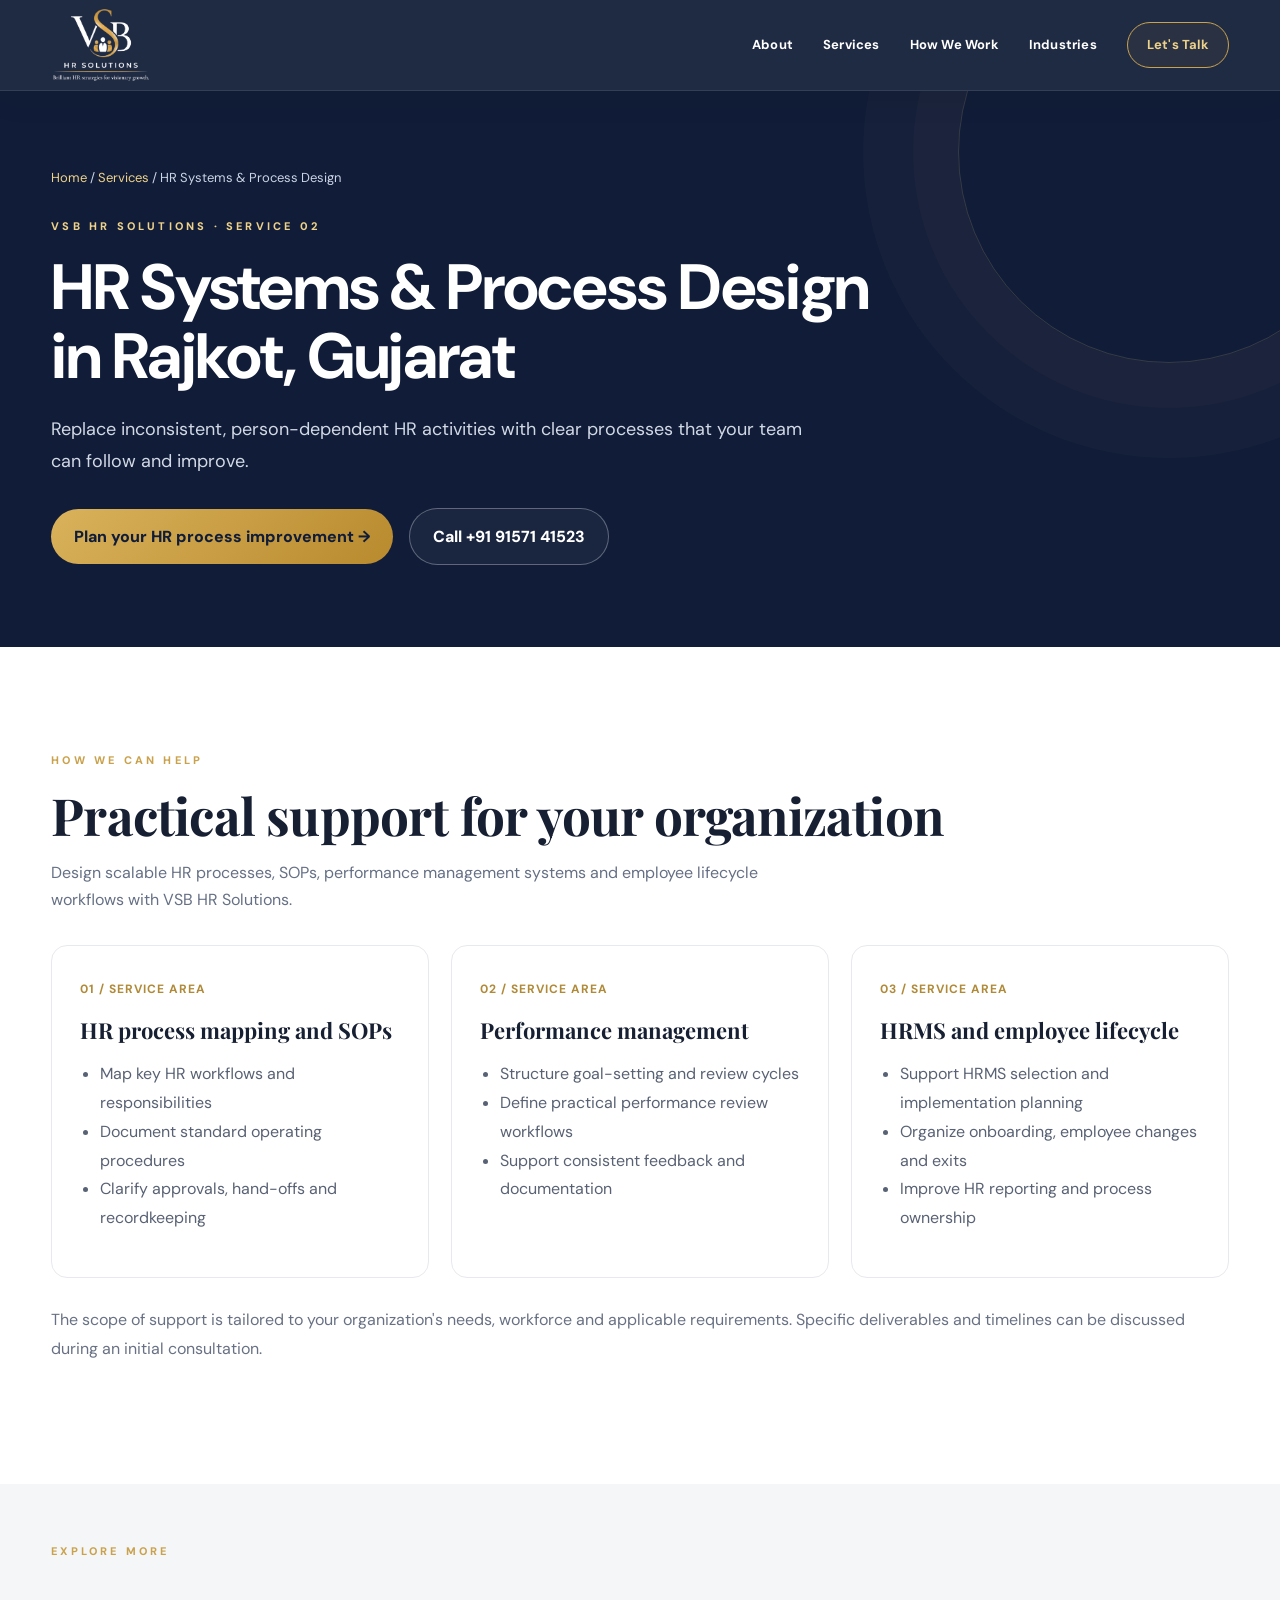
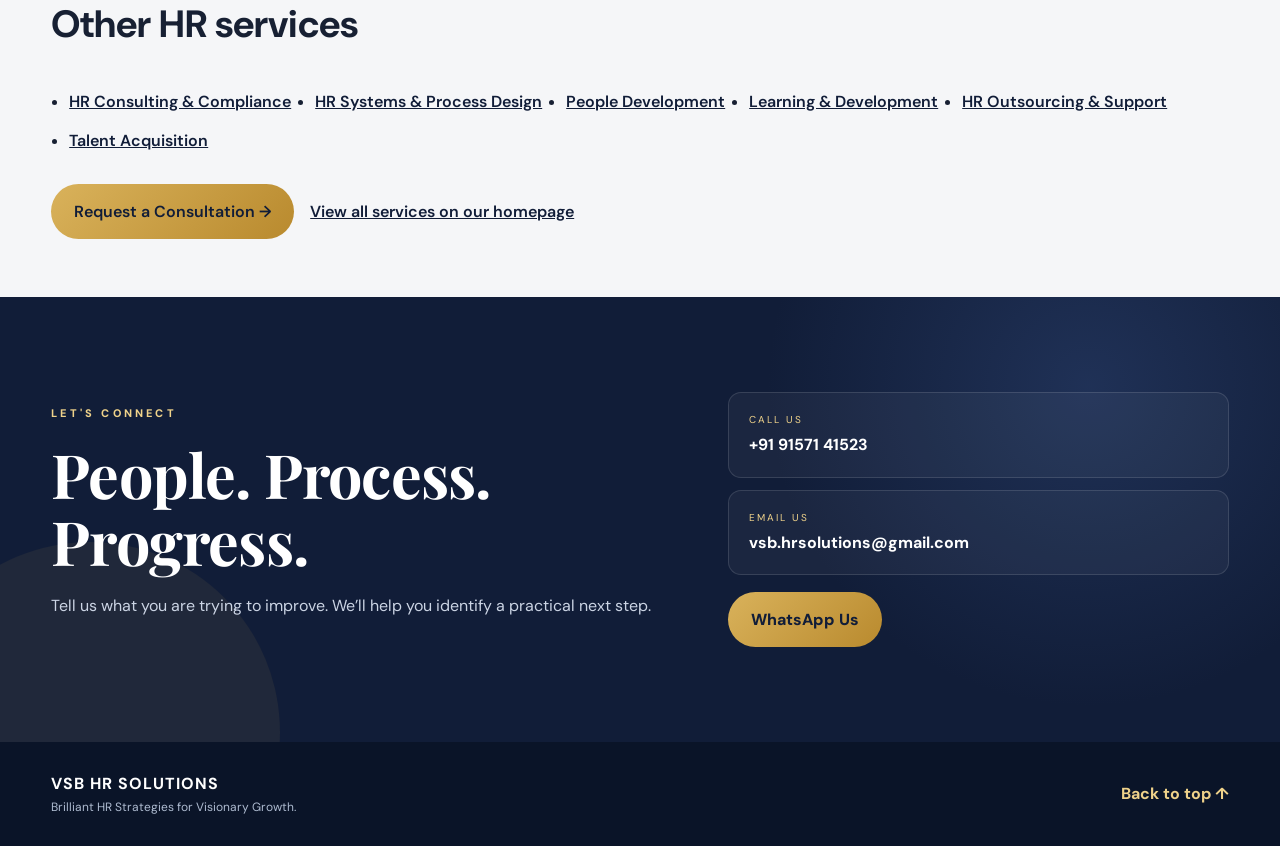
<file: hr-systems-process-design.html>
<!doctype html>
<html lang="en">
<head>
<meta charset="utf-8">
<meta name="viewport" content="width=device-width,initial-scale=1">
<title>HR Systems &amp; Process Design in Rajkot | VSB HR Solutions</title>
<meta name="description" content="Design scalable HR processes, SOPs, performance management systems and employee lifecycle workflows with VSB HR Solutions.">
<link rel="canonical" href="https://www.vsbhrsolutions.com/hr-systems-process-design.html">
<meta name="theme-color" content="#111d38">
<meta property="og:type" content="website">
<meta property="og:url" content="https://www.vsbhrsolutions.com/hr-systems-process-design.html">
<meta property="og:title" content="HR Systems &amp; Process Design in Rajkot | VSB HR Solutions">
<meta property="og:description" content="Design scalable HR processes, SOPs, performance management systems and employee lifecycle workflows with VSB HR Solutions.">
<meta property="og:image" content="https://www.vsbhrsolutions.com/assets/og-image.png">
<link rel="icon" type="image/svg+xml" href="assets/vsb-logo1.svg">
<link rel="icon" type="image/png" href="assets/vsb-logo.png">
<link rel="preconnect" href="https://fonts.googleapis.com">
<link rel="preconnect" href="https://fonts.gstatic.com" crossorigin>
<link href="https://fonts.googleapis.com/css2?family=DM+Sans:wght@400;500;600;700&family=Playfair+Display:wght@600;700&display=swap" rel="stylesheet">
<link rel="stylesheet" href="style.css">
<script type="application/ld+json">
{
  "@context": "https://schema.org",
  "@type": "Service",
  "@id": "https://www.vsbhrsolutions.com/hr-systems-process-design.html#service",
  "name": "HR Systems & Process Design",
  "serviceType": "HR Systems & Process Design",
  "url": "https://www.vsbhrsolutions.com/hr-systems-process-design.html",
  "description": "Design scalable HR processes, SOPs, performance management systems and employee lifecycle workflows with VSB HR Solutions.",
  "provider": {
    "@type": "Organization",
    "@id": "https://www.vsbhrsolutions.com/#organization",
    "name": "VSB HR Solutions",
    "url": "https://www.vsbhrsolutions.com/"
  },
  "areaServed": [
    {
      "@type": "City",
      "name": "Rajkot"
    },
    {
      "@type": "AdministrativeArea",
      "name": "Gujarat"
    }
  ]
}
</script>
<style>
.service-hero{background:var(--navy);color:#fff;padding:76px 0 82px;position:relative;overflow:hidden}
.service-hero:after{content:"";position:absolute;width:420px;height:420px;border:1px solid rgba(239,210,138,.16);border-radius:50%;right:-100px;top:-150px;box-shadow:0 0 0 45px rgba(239,210,138,.025),0 0 0 95px rgba(239,210,138,.02)}
.service-hero .container{position:relative;z-index:1}
.service-hero h1{font-size:clamp(38px,5.5vw,64px);line-height:1.08;max-width:850px;margin:16px 0 22px;letter-spacing:-1.3px}
.service-hero .lead{max-width:760px;color:#d2d9e6;font-size:18px;line-height:1.8}
.breadcrumbs{font-size:13px;color:#cbd4e4;margin-bottom:28px}.breadcrumbs a{color:var(--gold-light);text-decoration:none}
.service-detail{display:grid;grid-template-columns:repeat(3,minmax(0,1fr));gap:22px;margin-top:32px}
.service-detail article{padding:28px;border:1px solid #e7e9ee;border-radius:16px;background:#fff}
.service-detail article>span{color:#b08a39;font-weight:700;letter-spacing:1px;font-size:12px}
.service-detail h2{font-size:22px;line-height:1.3;margin:14px 0}
.service-detail ul{padding-left:20px;color:#596274;line-height:1.8}
.service-next{background:#f5f6f8;padding:58px 0}
.service-next h2{font-size:clamp(27px,4vw,38px)}
.service-next ul{display:flex;flex-wrap:wrap;gap:12px 24px;padding-left:18px}
.service-next a{color:var(--navy);font-weight:600}
.service-cta{display:flex;gap:16px;align-items:center;flex-wrap:wrap;margin-top:30px}
@media(max-width:900px){.service-detail{grid-template-columns:1fr}}
</style>
</head>
<body>
<header class="site-header"><nav class="nav container"><a class="brand" href="index.html#top"><img src="assets/vsb-logo.png" alt="VSB HR Solutions logo" width="108" height="82" fetchpriority="high"></a><button class="menu-toggle" aria-label="Open menu" aria-expanded="false">☰</button><div class="nav-links"><a href="index.html#about">About</a><a href="index.html#services">Services</a><a href="index.html#process">How We Work</a><a href="index.html#industries">Industries</a><a href="index.html#consultation" class="nav-cta">Let's Talk</a></div></nav></header>
<main>
<section class="service-hero"><div class="container"><div class="breadcrumbs"><a href="index.html">Home</a> / <a href="index.html#services">Services</a> / HR Systems &amp; Process Design</div><p class="eyebrow gold">VSB HR SOLUTIONS · SERVICE 02</p><h1>HR Systems &amp; Process Design in Rajkot, Gujarat</h1><p class="lead">Replace inconsistent, person-dependent HR activities with clear processes that your team can follow and improve.</p><div class="service-cta"><a class="btn btn-gold" href="index.html#consultation">Plan your HR process improvement →</a><a class="btn btn-outline" href="tel:+919157141523">Call +91 91571 41523</a></div></div></section>
<section class="section"><div class="container"><div class="section-heading"><p class="eyebrow">HOW WE CAN HELP</p><h2>Practical support for your organization</h2><p>Design scalable HR processes, SOPs, performance management systems and employee lifecycle workflows with VSB HR Solutions.</p></div><div class="service-detail"><article><span>01 / SERVICE AREA</span><h2>HR process mapping and SOPs</h2><ul><li>Map key HR workflows and responsibilities</li><li>Document standard operating procedures</li><li>Clarify approvals, hand-offs and recordkeeping</li></ul></article><article><span>02 / SERVICE AREA</span><h2>Performance management</h2><ul><li>Structure goal-setting and review cycles</li><li>Define practical performance review workflows</li><li>Support consistent feedback and documentation</li></ul></article><article><span>03 / SERVICE AREA</span><h2>HRMS and employee lifecycle</h2><ul><li>Support HRMS selection and implementation planning</li><li>Organize onboarding, employee changes and exits</li><li>Improve HR reporting and process ownership</li></ul></article></div><p style="color:#687184;line-height:1.8;margin-top:28px">The scope of support is tailored to your organization's needs, workforce and applicable requirements. Specific deliverables and timelines can be discussed during an initial consultation.</p></div></section>
<section class="service-next"><div class="container"><p class="eyebrow">EXPLORE MORE</p><h2>Other HR services</h2><ul><li><a href="hr-consulting-compliance.html">HR Consulting & Compliance</a></li><li><a href="hr-systems-process-design.html">HR Systems & Process Design</a></li><li><a href="people-development.html">People Development</a></li><li><a href="learning-development.html">Learning & Development</a></li><li><a href="hr-outsourcing-support.html">HR Outsourcing & Support</a></li><li><a href="talent-acquisition.html">Talent Acquisition</a></li></ul><div class="service-cta"><a class="btn btn-gold" href="index.html#consultation">Request a Consultation →</a><a href="index.html#services">View all services on our homepage</a></div></div></section>
<section class="contact"><div class="container contact-inner"><div><p class="eyebrow gold">LET'S CONNECT</p><h2>People. Process. Progress.</h2><p>Tell us what you are trying to improve. We’ll help you identify a practical next step.</p></div><div class="contact-actions"><a class="contact-item" href="tel:+919157141523"><small>CALL US</small><strong>+91 91571 41523</strong></a><a class="contact-item" href="mailto:vsb.hrsolutions@gmail.com"><small>EMAIL US</small><strong>vsb.hrsolutions@gmail.com</strong></a><a class="btn btn-gold" href="https://wa.me/919157141523" target="_blank" rel="noopener">WhatsApp Us</a></div></div></section>
</main>
<footer><div class="container footer-inner"><div><strong>VSB HR SOLUTIONS</strong><span>Brilliant HR Strategies for Visionary Growth.</span></div><a href="index.html#top">Back to top ↑</a></div></footer><script src="script.js"></script></body></html>
</file>
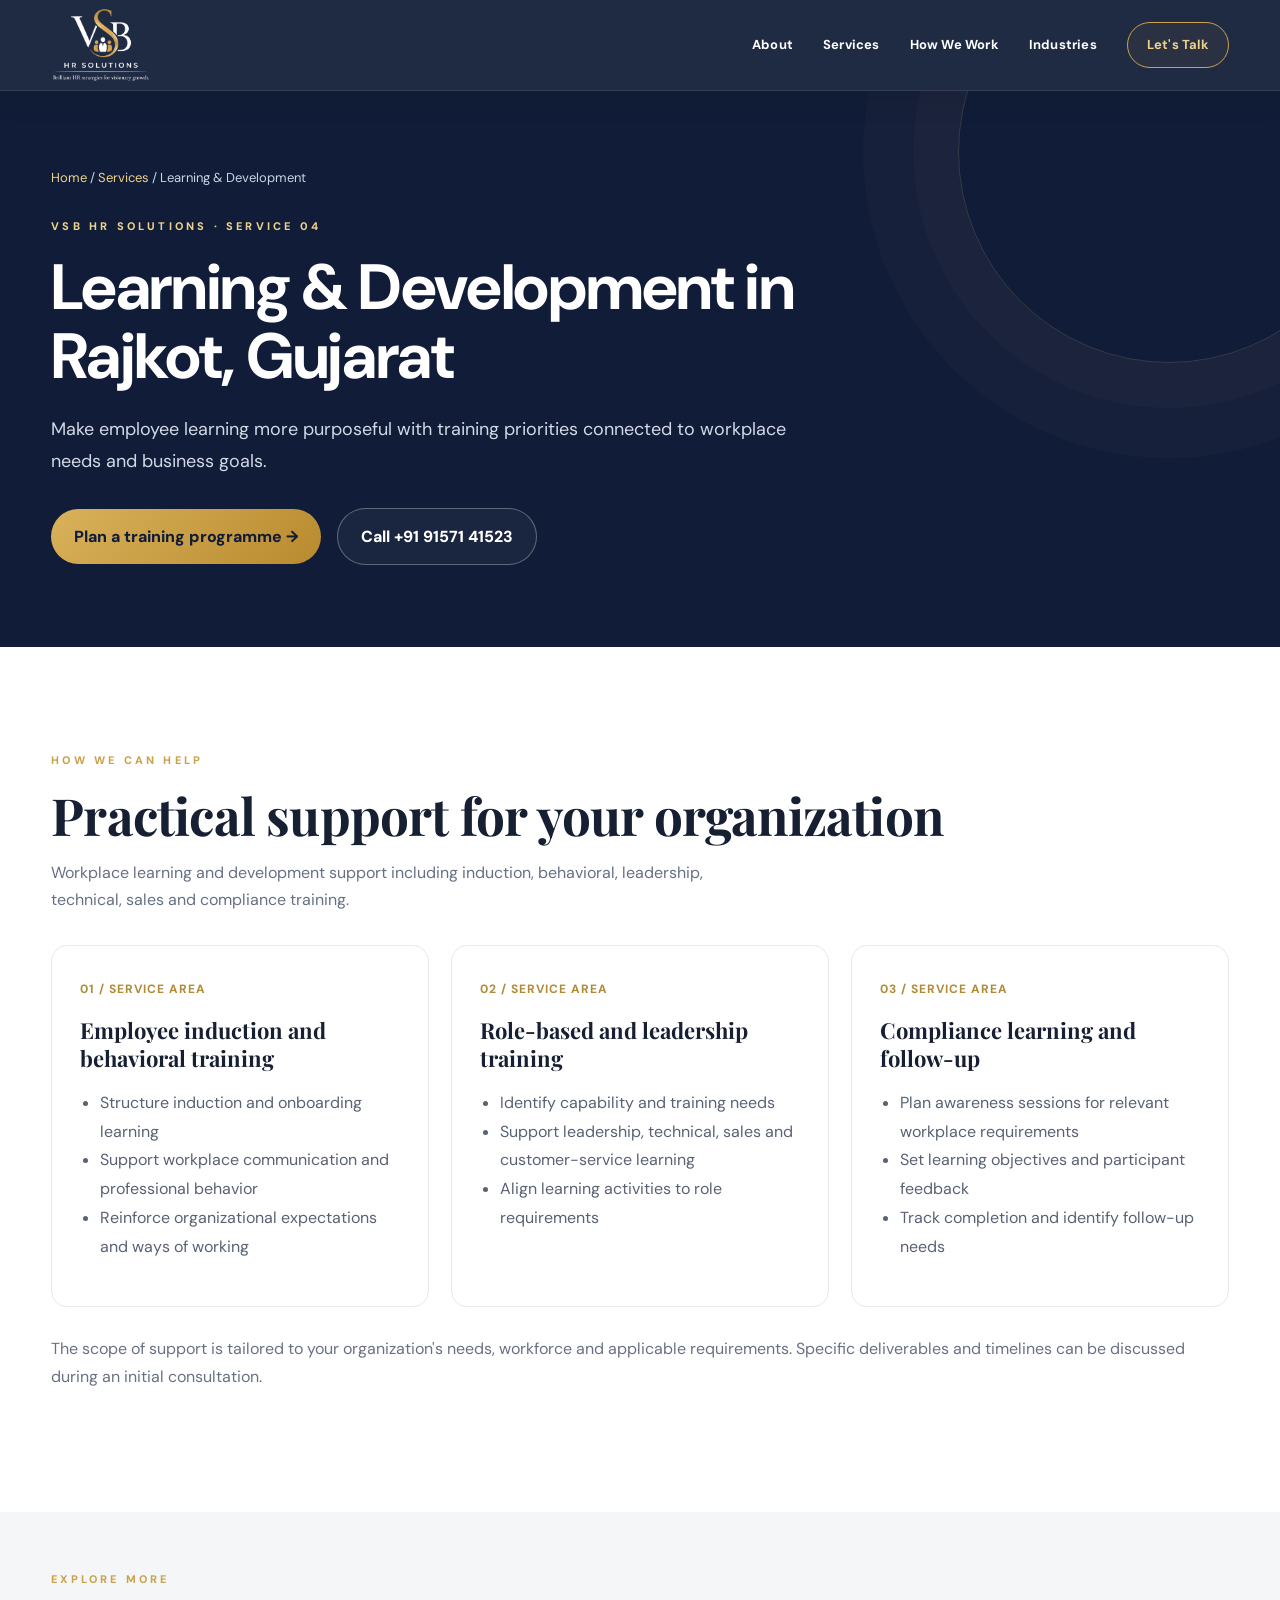
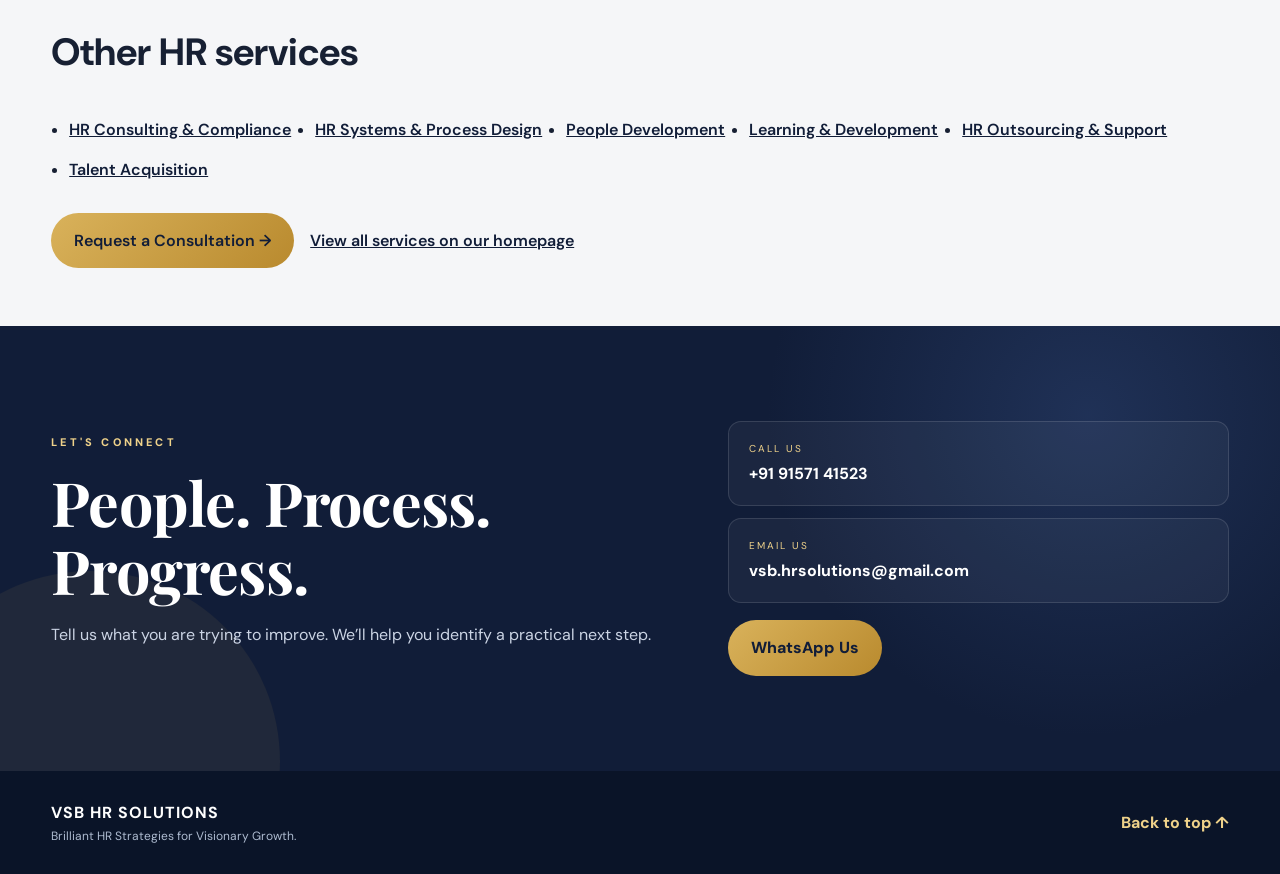
<file: learning-development.html>
<!doctype html>
<html lang="en">
<head>
<meta charset="utf-8">
<meta name="viewport" content="width=device-width,initial-scale=1">
<title>Employee Training &amp; Learning Development | VSB HR Solutions</title>
<meta name="description" content="Workplace learning and development support including induction, behavioral, leadership, technical, sales and compliance training.">
<link rel="canonical" href="https://www.vsbhrsolutions.com/learning-development.html">
<meta name="theme-color" content="#111d38">
<meta property="og:type" content="website">
<meta property="og:url" content="https://www.vsbhrsolutions.com/learning-development.html">
<meta property="og:title" content="Employee Training &amp; Learning Development | VSB HR Solutions">
<meta property="og:description" content="Workplace learning and development support including induction, behavioral, leadership, technical, sales and compliance training.">
<meta property="og:image" content="https://www.vsbhrsolutions.com/assets/og-image.png">
<link rel="icon" type="image/svg+xml" href="assets/vsb-logo1.svg">
<link rel="icon" type="image/png" href="assets/vsb-logo.png">
<link rel="preconnect" href="https://fonts.googleapis.com">
<link rel="preconnect" href="https://fonts.gstatic.com" crossorigin>
<link href="https://fonts.googleapis.com/css2?family=DM+Sans:wght@400;500;600;700&family=Playfair+Display:wght@600;700&display=swap" rel="stylesheet">
<link rel="stylesheet" href="style.css">
<script type="application/ld+json">
{
  "@context": "https://schema.org",
  "@type": "Service",
  "@id": "https://www.vsbhrsolutions.com/learning-development.html#service",
  "name": "Learning & Development",
  "serviceType": "Learning & Development",
  "url": "https://www.vsbhrsolutions.com/learning-development.html",
  "description": "Workplace learning and development support including induction, behavioral, leadership, technical, sales and compliance training.",
  "provider": {
    "@type": "Organization",
    "@id": "https://www.vsbhrsolutions.com/#organization",
    "name": "VSB HR Solutions",
    "url": "https://www.vsbhrsolutions.com/"
  },
  "areaServed": [
    {
      "@type": "City",
      "name": "Rajkot"
    },
    {
      "@type": "AdministrativeArea",
      "name": "Gujarat"
    }
  ]
}
</script>
<style>
.service-hero{background:var(--navy);color:#fff;padding:76px 0 82px;position:relative;overflow:hidden}
.service-hero:after{content:"";position:absolute;width:420px;height:420px;border:1px solid rgba(239,210,138,.16);border-radius:50%;right:-100px;top:-150px;box-shadow:0 0 0 45px rgba(239,210,138,.025),0 0 0 95px rgba(239,210,138,.02)}
.service-hero .container{position:relative;z-index:1}
.service-hero h1{font-size:clamp(38px,5.5vw,64px);line-height:1.08;max-width:850px;margin:16px 0 22px;letter-spacing:-1.3px}
.service-hero .lead{max-width:760px;color:#d2d9e6;font-size:18px;line-height:1.8}
.breadcrumbs{font-size:13px;color:#cbd4e4;margin-bottom:28px}.breadcrumbs a{color:var(--gold-light);text-decoration:none}
.service-detail{display:grid;grid-template-columns:repeat(3,minmax(0,1fr));gap:22px;margin-top:32px}
.service-detail article{padding:28px;border:1px solid #e7e9ee;border-radius:16px;background:#fff}
.service-detail article>span{color:#b08a39;font-weight:700;letter-spacing:1px;font-size:12px}
.service-detail h2{font-size:22px;line-height:1.3;margin:14px 0}
.service-detail ul{padding-left:20px;color:#596274;line-height:1.8}
.service-next{background:#f5f6f8;padding:58px 0}
.service-next h2{font-size:clamp(27px,4vw,38px)}
.service-next ul{display:flex;flex-wrap:wrap;gap:12px 24px;padding-left:18px}
.service-next a{color:var(--navy);font-weight:600}
.service-cta{display:flex;gap:16px;align-items:center;flex-wrap:wrap;margin-top:30px}
@media(max-width:900px){.service-detail{grid-template-columns:1fr}}
</style>
</head>
<body>
<header class="site-header"><nav class="nav container"><a class="brand" href="index.html#top"><img src="assets/vsb-logo.png" alt="VSB HR Solutions logo" width="108" height="82" fetchpriority="high"></a><button class="menu-toggle" aria-label="Open menu" aria-expanded="false">☰</button><div class="nav-links"><a href="index.html#about">About</a><a href="index.html#services">Services</a><a href="index.html#process">How We Work</a><a href="index.html#industries">Industries</a><a href="index.html#consultation" class="nav-cta">Let's Talk</a></div></nav></header>
<main>
<section class="service-hero"><div class="container"><div class="breadcrumbs"><a href="index.html">Home</a> / <a href="index.html#services">Services</a> / Learning &amp; Development</div><p class="eyebrow gold">VSB HR SOLUTIONS · SERVICE 04</p><h1>Learning &amp; Development in Rajkot, Gujarat</h1><p class="lead">Make employee learning more purposeful with training priorities connected to workplace needs and business goals.</p><div class="service-cta"><a class="btn btn-gold" href="index.html#consultation">Plan a training programme →</a><a class="btn btn-outline" href="tel:+919157141523">Call +91 91571 41523</a></div></div></section>
<section class="section"><div class="container"><div class="section-heading"><p class="eyebrow">HOW WE CAN HELP</p><h2>Practical support for your organization</h2><p>Workplace learning and development support including induction, behavioral, leadership, technical, sales and compliance training.</p></div><div class="service-detail"><article><span>01 / SERVICE AREA</span><h2>Employee induction and behavioral training</h2><ul><li>Structure induction and onboarding learning</li><li>Support workplace communication and professional behavior</li><li>Reinforce organizational expectations and ways of working</li></ul></article><article><span>02 / SERVICE AREA</span><h2>Role-based and leadership training</h2><ul><li>Identify capability and training needs</li><li>Support leadership, technical, sales and customer-service learning</li><li>Align learning activities to role requirements</li></ul></article><article><span>03 / SERVICE AREA</span><h2>Compliance learning and follow-up</h2><ul><li>Plan awareness sessions for relevant workplace requirements</li><li>Set learning objectives and participant feedback</li><li>Track completion and identify follow-up needs</li></ul></article></div><p style="color:#687184;line-height:1.8;margin-top:28px">The scope of support is tailored to your organization's needs, workforce and applicable requirements. Specific deliverables and timelines can be discussed during an initial consultation.</p></div></section>
<section class="service-next"><div class="container"><p class="eyebrow">EXPLORE MORE</p><h2>Other HR services</h2><ul><li><a href="hr-consulting-compliance.html">HR Consulting & Compliance</a></li><li><a href="hr-systems-process-design.html">HR Systems & Process Design</a></li><li><a href="people-development.html">People Development</a></li><li><a href="learning-development.html">Learning & Development</a></li><li><a href="hr-outsourcing-support.html">HR Outsourcing & Support</a></li><li><a href="talent-acquisition.html">Talent Acquisition</a></li></ul><div class="service-cta"><a class="btn btn-gold" href="index.html#consultation">Request a Consultation →</a><a href="index.html#services">View all services on our homepage</a></div></div></section>
<section class="contact"><div class="container contact-inner"><div><p class="eyebrow gold">LET'S CONNECT</p><h2>People. Process. Progress.</h2><p>Tell us what you are trying to improve. We’ll help you identify a practical next step.</p></div><div class="contact-actions"><a class="contact-item" href="tel:+919157141523"><small>CALL US</small><strong>+91 91571 41523</strong></a><a class="contact-item" href="mailto:vsb.hrsolutions@gmail.com"><small>EMAIL US</small><strong>vsb.hrsolutions@gmail.com</strong></a><a class="btn btn-gold" href="https://wa.me/919157141523" target="_blank" rel="noopener">WhatsApp Us</a></div></div></section>
</main>
<footer><div class="container footer-inner"><div><strong>VSB HR SOLUTIONS</strong><span>Brilliant HR Strategies for Visionary Growth.</span></div><a href="index.html#top">Back to top ↑</a></div></footer><script src="script.js"></script></body></html>
</file>
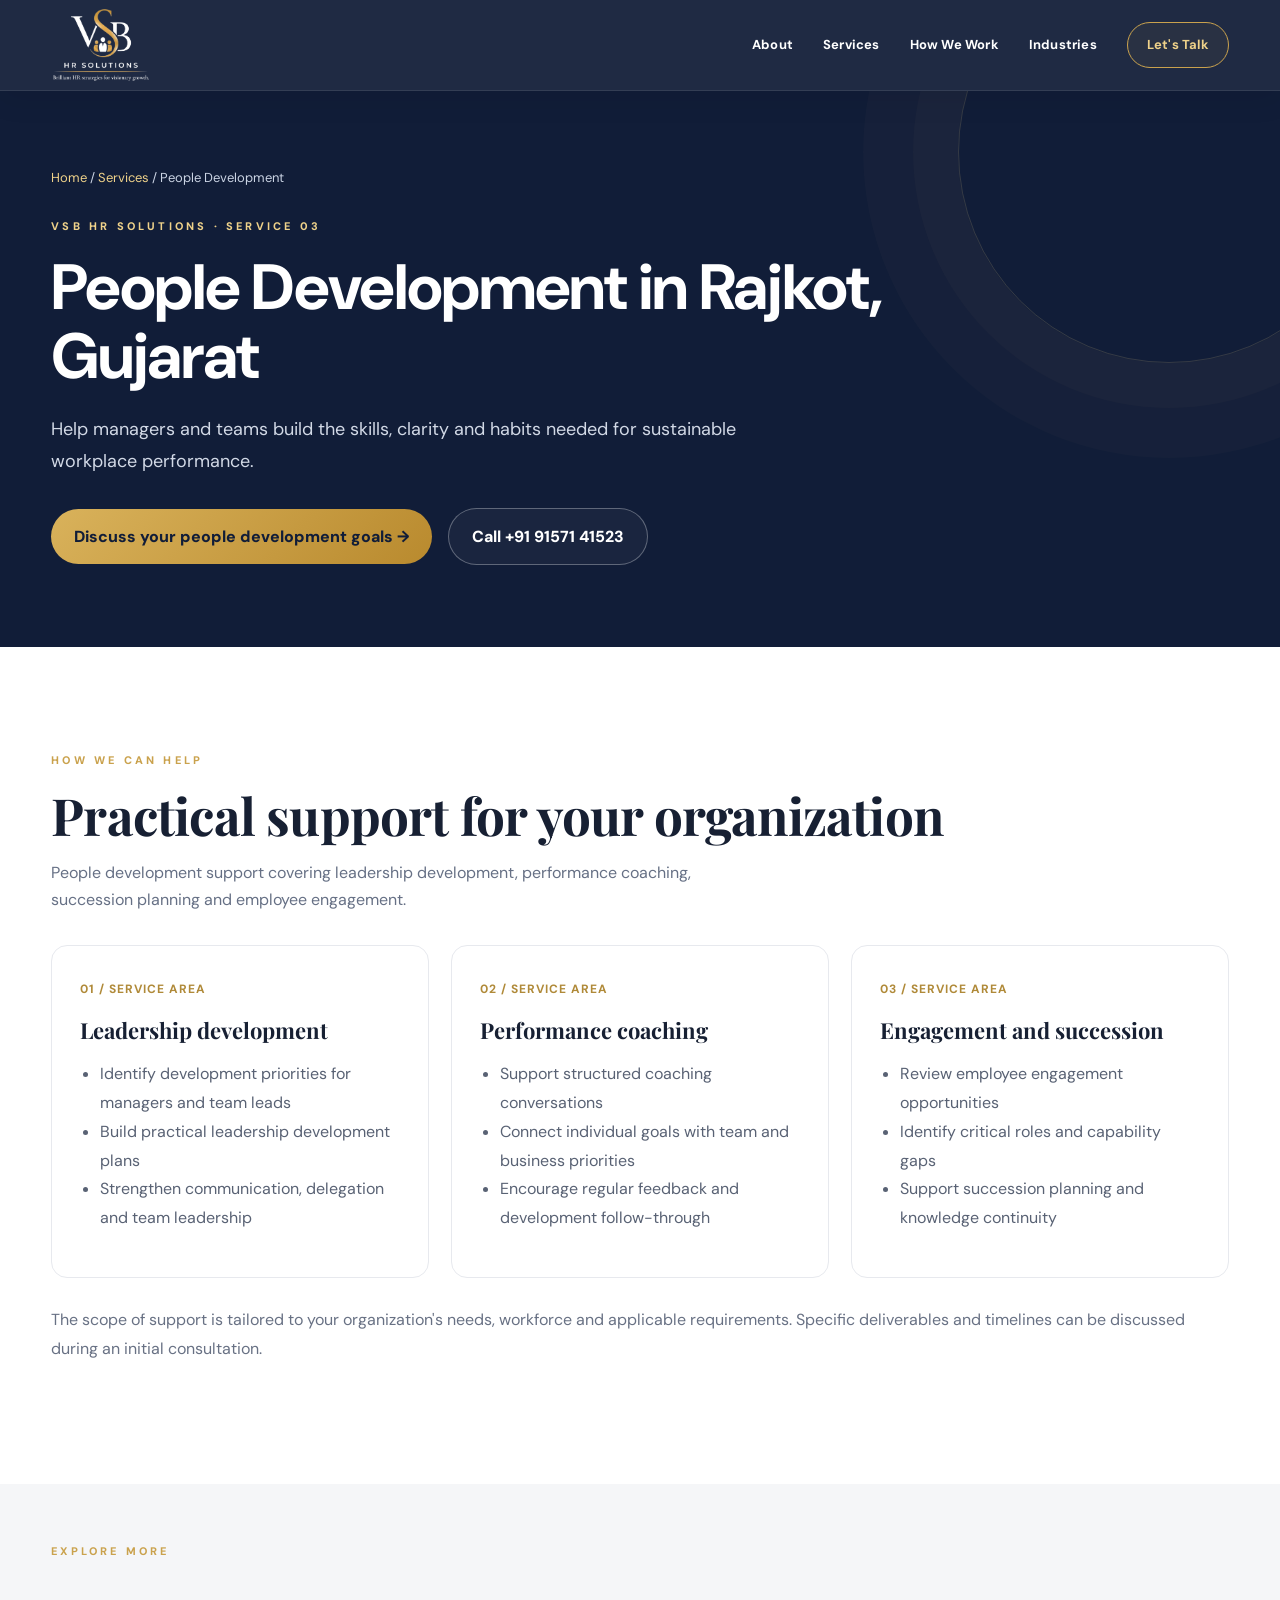
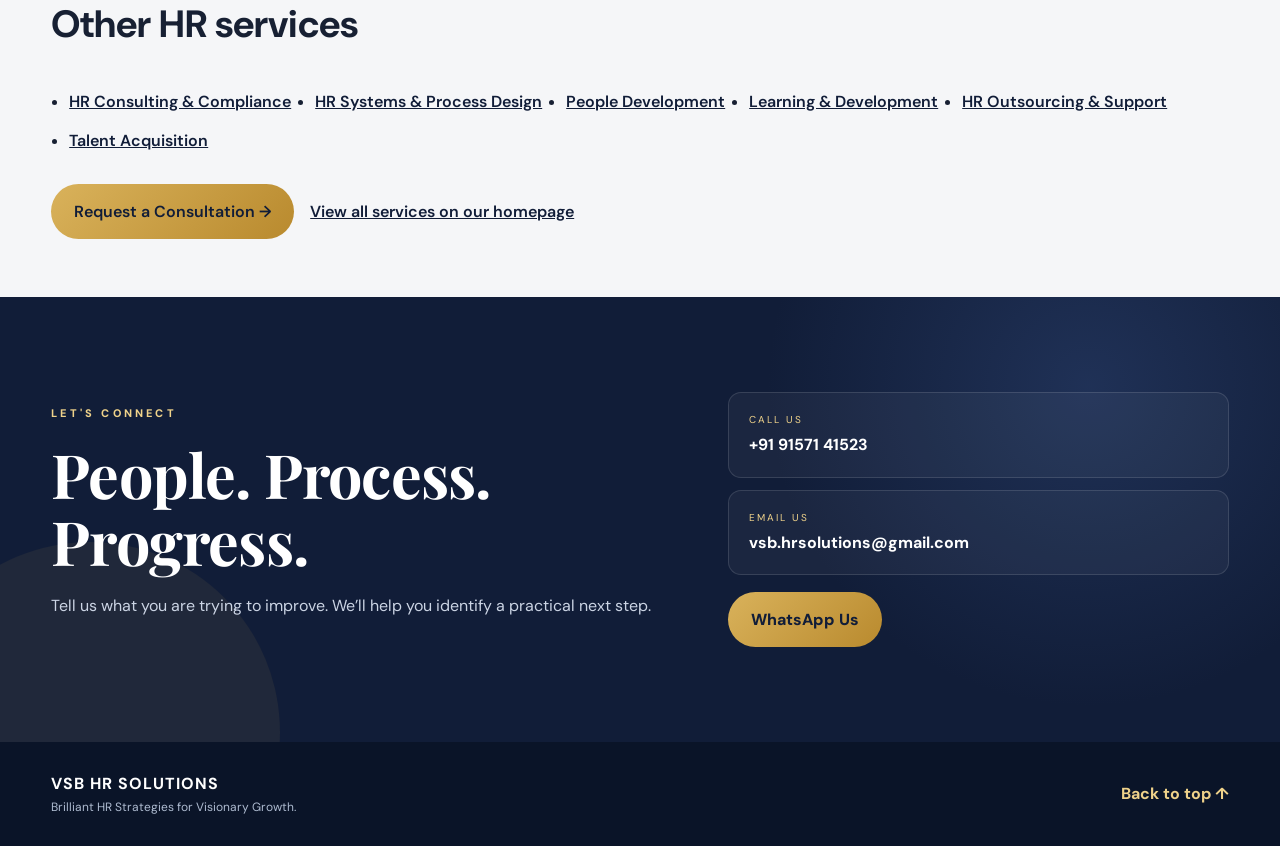
<file: people-development.html>
<!doctype html>
<html lang="en">
<head>
<meta charset="utf-8">
<meta name="viewport" content="width=device-width,initial-scale=1">
<title>People Development &amp; Leadership Support | VSB HR Solutions</title>
<meta name="description" content="People development support covering leadership development, performance coaching, succession planning and employee engagement.">
<link rel="canonical" href="https://www.vsbhrsolutions.com/people-development.html">
<meta name="theme-color" content="#111d38">
<meta property="og:type" content="website">
<meta property="og:url" content="https://www.vsbhrsolutions.com/people-development.html">
<meta property="og:title" content="People Development &amp; Leadership Support | VSB HR Solutions">
<meta property="og:description" content="People development support covering leadership development, performance coaching, succession planning and employee engagement.">
<meta property="og:image" content="https://www.vsbhrsolutions.com/assets/og-image.png">
<link rel="icon" type="image/svg+xml" href="assets/vsb-logo1.svg">
<link rel="icon" type="image/png" href="assets/vsb-logo.png">
<link rel="preconnect" href="https://fonts.googleapis.com">
<link rel="preconnect" href="https://fonts.gstatic.com" crossorigin>
<link href="https://fonts.googleapis.com/css2?family=DM+Sans:wght@400;500;600;700&family=Playfair+Display:wght@600;700&display=swap" rel="stylesheet">
<link rel="stylesheet" href="style.css">
<script type="application/ld+json">
{
  "@context": "https://schema.org",
  "@type": "Service",
  "@id": "https://www.vsbhrsolutions.com/people-development.html#service",
  "name": "People Development",
  "serviceType": "People Development",
  "url": "https://www.vsbhrsolutions.com/people-development.html",
  "description": "People development support covering leadership development, performance coaching, succession planning and employee engagement.",
  "provider": {
    "@type": "Organization",
    "@id": "https://www.vsbhrsolutions.com/#organization",
    "name": "VSB HR Solutions",
    "url": "https://www.vsbhrsolutions.com/"
  },
  "areaServed": [
    {
      "@type": "City",
      "name": "Rajkot"
    },
    {
      "@type": "AdministrativeArea",
      "name": "Gujarat"
    }
  ]
}
</script>
<style>
.service-hero{background:var(--navy);color:#fff;padding:76px 0 82px;position:relative;overflow:hidden}
.service-hero:after{content:"";position:absolute;width:420px;height:420px;border:1px solid rgba(239,210,138,.16);border-radius:50%;right:-100px;top:-150px;box-shadow:0 0 0 45px rgba(239,210,138,.025),0 0 0 95px rgba(239,210,138,.02)}
.service-hero .container{position:relative;z-index:1}
.service-hero h1{font-size:clamp(38px,5.5vw,64px);line-height:1.08;max-width:850px;margin:16px 0 22px;letter-spacing:-1.3px}
.service-hero .lead{max-width:760px;color:#d2d9e6;font-size:18px;line-height:1.8}
.breadcrumbs{font-size:13px;color:#cbd4e4;margin-bottom:28px}.breadcrumbs a{color:var(--gold-light);text-decoration:none}
.service-detail{display:grid;grid-template-columns:repeat(3,minmax(0,1fr));gap:22px;margin-top:32px}
.service-detail article{padding:28px;border:1px solid #e7e9ee;border-radius:16px;background:#fff}
.service-detail article>span{color:#b08a39;font-weight:700;letter-spacing:1px;font-size:12px}
.service-detail h2{font-size:22px;line-height:1.3;margin:14px 0}
.service-detail ul{padding-left:20px;color:#596274;line-height:1.8}
.service-next{background:#f5f6f8;padding:58px 0}
.service-next h2{font-size:clamp(27px,4vw,38px)}
.service-next ul{display:flex;flex-wrap:wrap;gap:12px 24px;padding-left:18px}
.service-next a{color:var(--navy);font-weight:600}
.service-cta{display:flex;gap:16px;align-items:center;flex-wrap:wrap;margin-top:30px}
@media(max-width:900px){.service-detail{grid-template-columns:1fr}}
</style>
</head>
<body>
<header class="site-header"><nav class="nav container"><a class="brand" href="index.html#top"><img src="assets/vsb-logo.png" alt="VSB HR Solutions logo" width="108" height="82" fetchpriority="high"></a><button class="menu-toggle" aria-label="Open menu" aria-expanded="false">☰</button><div class="nav-links"><a href="index.html#about">About</a><a href="index.html#services">Services</a><a href="index.html#process">How We Work</a><a href="index.html#industries">Industries</a><a href="index.html#consultation" class="nav-cta">Let's Talk</a></div></nav></header>
<main>
<section class="service-hero"><div class="container"><div class="breadcrumbs"><a href="index.html">Home</a> / <a href="index.html#services">Services</a> / People Development</div><p class="eyebrow gold">VSB HR SOLUTIONS · SERVICE 03</p><h1>People Development in Rajkot, Gujarat</h1><p class="lead">Help managers and teams build the skills, clarity and habits needed for sustainable workplace performance.</p><div class="service-cta"><a class="btn btn-gold" href="index.html#consultation">Discuss your people development goals →</a><a class="btn btn-outline" href="tel:+919157141523">Call +91 91571 41523</a></div></div></section>
<section class="section"><div class="container"><div class="section-heading"><p class="eyebrow">HOW WE CAN HELP</p><h2>Practical support for your organization</h2><p>People development support covering leadership development, performance coaching, succession planning and employee engagement.</p></div><div class="service-detail"><article><span>01 / SERVICE AREA</span><h2>Leadership development</h2><ul><li>Identify development priorities for managers and team leads</li><li>Build practical leadership development plans</li><li>Strengthen communication, delegation and team leadership</li></ul></article><article><span>02 / SERVICE AREA</span><h2>Performance coaching</h2><ul><li>Support structured coaching conversations</li><li>Connect individual goals with team and business priorities</li><li>Encourage regular feedback and development follow-through</li></ul></article><article><span>03 / SERVICE AREA</span><h2>Engagement and succession</h2><ul><li>Review employee engagement opportunities</li><li>Identify critical roles and capability gaps</li><li>Support succession planning and knowledge continuity</li></ul></article></div><p style="color:#687184;line-height:1.8;margin-top:28px">The scope of support is tailored to your organization's needs, workforce and applicable requirements. Specific deliverables and timelines can be discussed during an initial consultation.</p></div></section>
<section class="service-next"><div class="container"><p class="eyebrow">EXPLORE MORE</p><h2>Other HR services</h2><ul><li><a href="hr-consulting-compliance.html">HR Consulting & Compliance</a></li><li><a href="hr-systems-process-design.html">HR Systems & Process Design</a></li><li><a href="people-development.html">People Development</a></li><li><a href="learning-development.html">Learning & Development</a></li><li><a href="hr-outsourcing-support.html">HR Outsourcing & Support</a></li><li><a href="talent-acquisition.html">Talent Acquisition</a></li></ul><div class="service-cta"><a class="btn btn-gold" href="index.html#consultation">Request a Consultation →</a><a href="index.html#services">View all services on our homepage</a></div></div></section>
<section class="contact"><div class="container contact-inner"><div><p class="eyebrow gold">LET'S CONNECT</p><h2>People. Process. Progress.</h2><p>Tell us what you are trying to improve. We’ll help you identify a practical next step.</p></div><div class="contact-actions"><a class="contact-item" href="tel:+919157141523"><small>CALL US</small><strong>+91 91571 41523</strong></a><a class="contact-item" href="mailto:vsb.hrsolutions@gmail.com"><small>EMAIL US</small><strong>vsb.hrsolutions@gmail.com</strong></a><a class="btn btn-gold" href="https://wa.me/919157141523" target="_blank" rel="noopener">WhatsApp Us</a></div></div></section>
</main>
<footer><div class="container footer-inner"><div><strong>VSB HR SOLUTIONS</strong><span>Brilliant HR Strategies for Visionary Growth.</span></div><a href="index.html#top">Back to top ↑</a></div></footer><script src="script.js"></script></body></html>
</file>
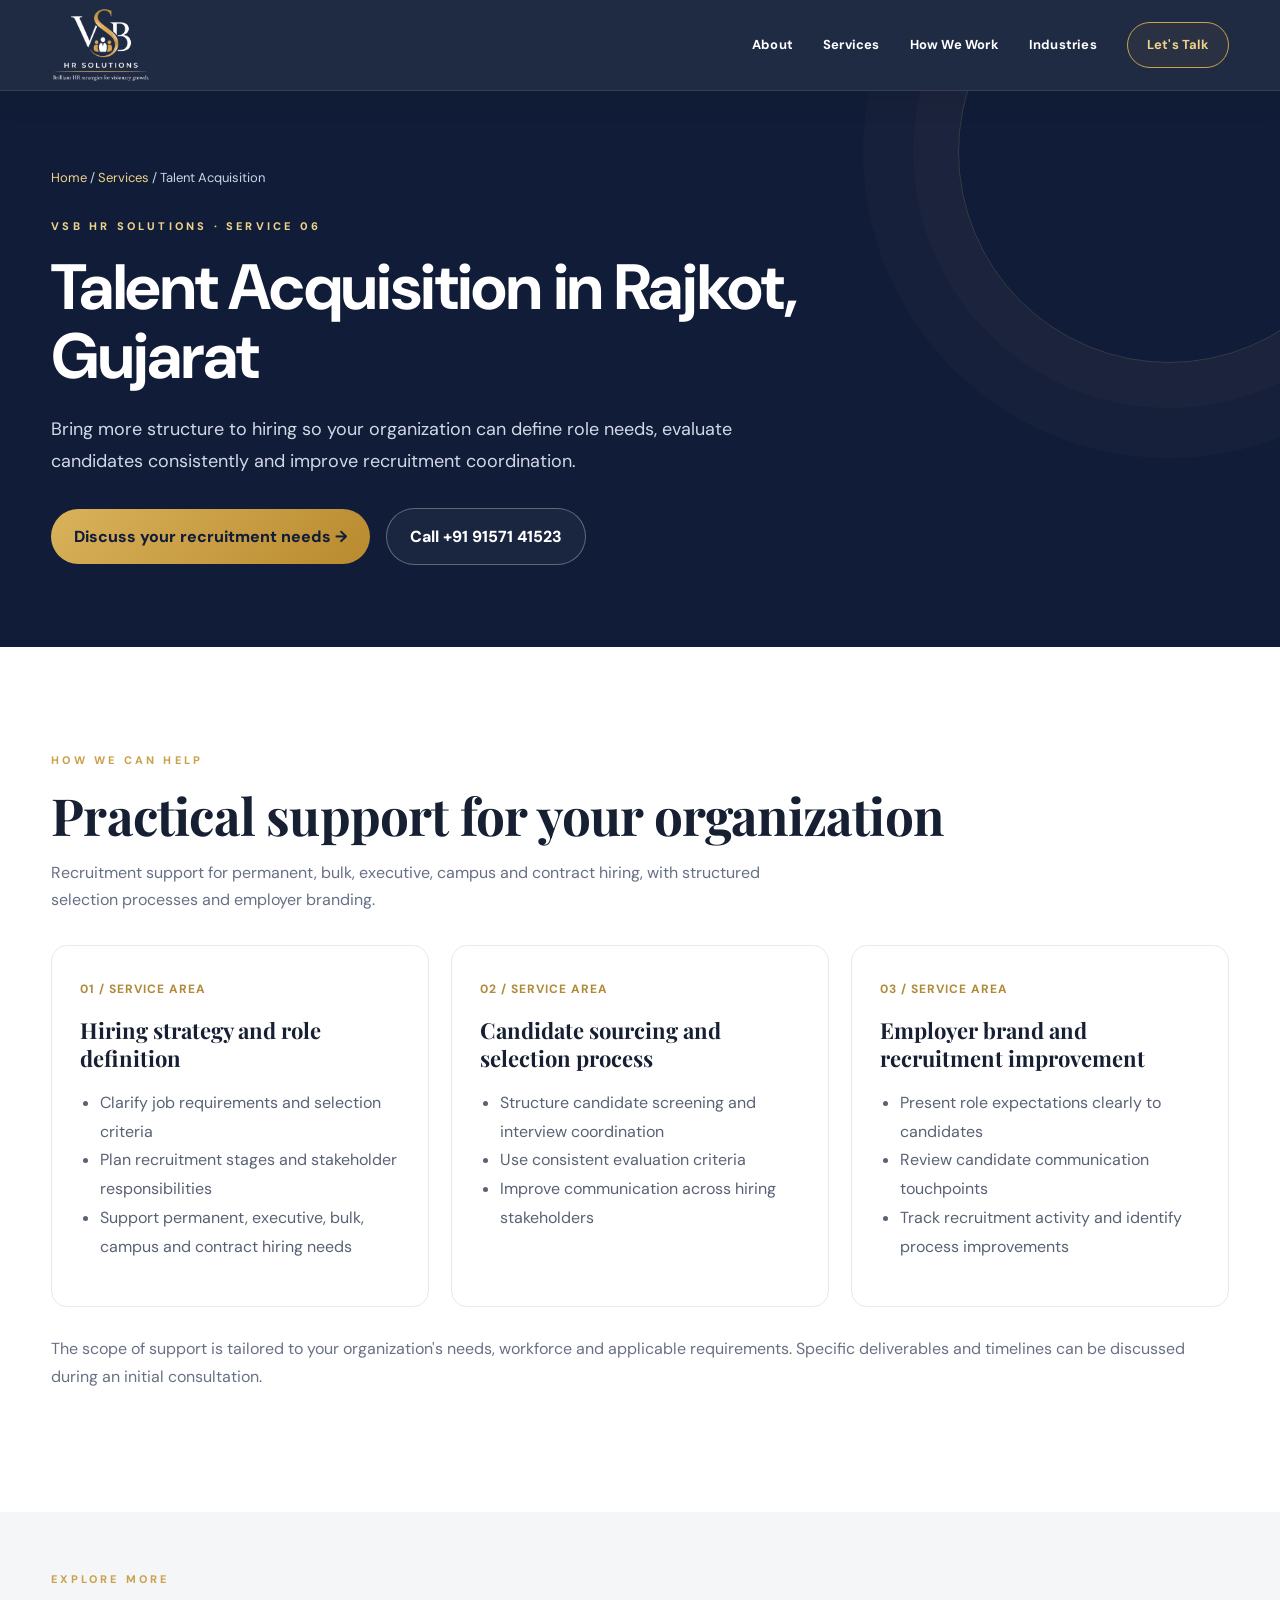
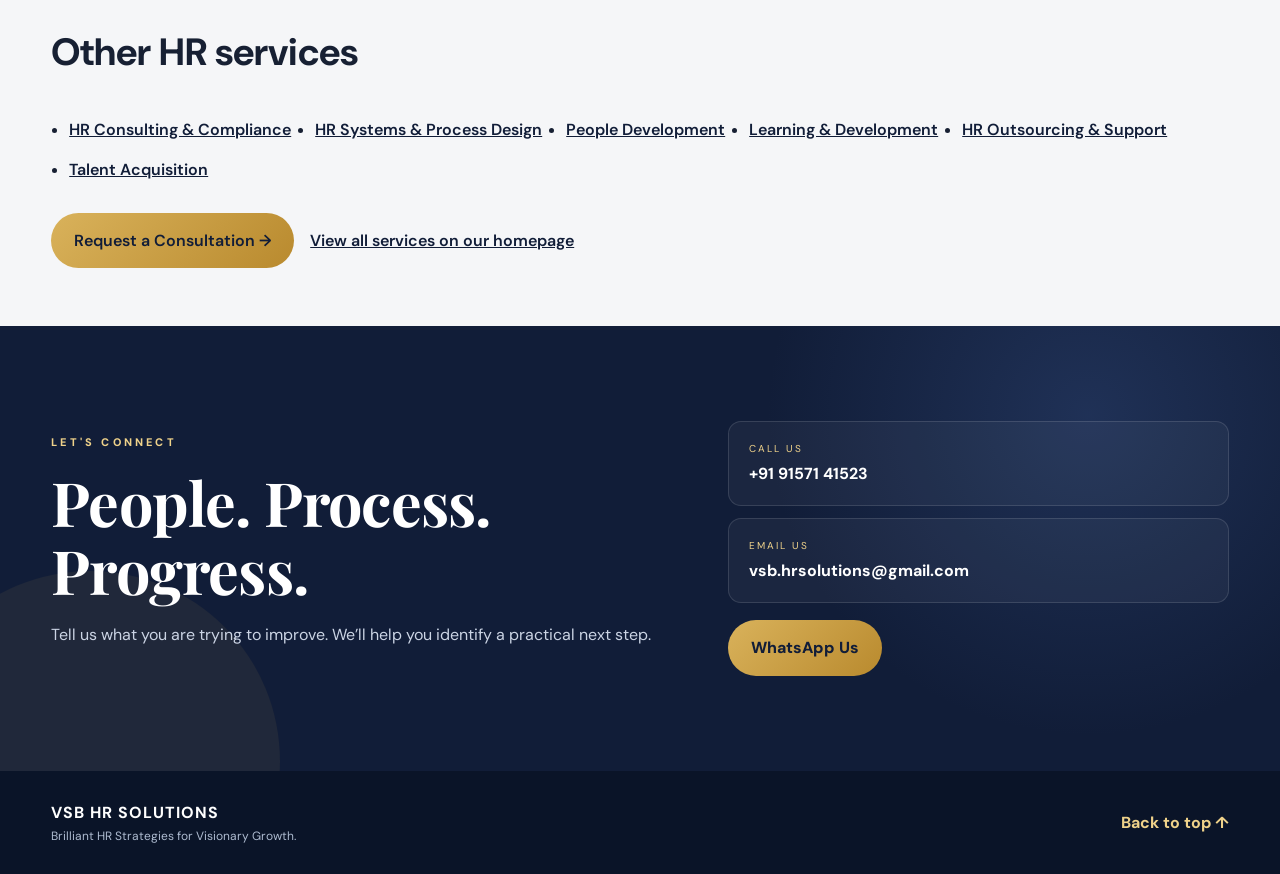
<file: talent-acquisition.html>
<!doctype html>
<html lang="en">
<head>
<meta charset="utf-8">
<meta name="viewport" content="width=device-width,initial-scale=1">
<title>Recruitment &amp; Talent Acquisition in Rajkot | VSB HR Solutions</title>
<meta name="description" content="Recruitment support for permanent, bulk, executive, campus and contract hiring, with structured selection processes and employer branding.">
<link rel="canonical" href="https://www.vsbhrsolutions.com/talent-acquisition.html">
<meta name="theme-color" content="#111d38">
<meta property="og:type" content="website">
<meta property="og:url" content="https://www.vsbhrsolutions.com/talent-acquisition.html">
<meta property="og:title" content="Recruitment &amp; Talent Acquisition in Rajkot | VSB HR Solutions">
<meta property="og:description" content="Recruitment support for permanent, bulk, executive, campus and contract hiring, with structured selection processes and employer branding.">
<meta property="og:image" content="https://www.vsbhrsolutions.com/assets/og-image.png">
<link rel="icon" type="image/svg+xml" href="assets/vsb-logo1.svg">
<link rel="icon" type="image/png" href="assets/vsb-logo.png">
<link rel="preconnect" href="https://fonts.googleapis.com">
<link rel="preconnect" href="https://fonts.gstatic.com" crossorigin>
<link href="https://fonts.googleapis.com/css2?family=DM+Sans:wght@400;500;600;700&family=Playfair+Display:wght@600;700&display=swap" rel="stylesheet">
<link rel="stylesheet" href="style.css">
<script type="application/ld+json">
{
  "@context": "https://schema.org",
  "@type": "Service",
  "@id": "https://www.vsbhrsolutions.com/talent-acquisition.html#service",
  "name": "Talent Acquisition",
  "serviceType": "Talent Acquisition",
  "url": "https://www.vsbhrsolutions.com/talent-acquisition.html",
  "description": "Recruitment support for permanent, bulk, executive, campus and contract hiring, with structured selection processes and employer branding.",
  "provider": {
    "@type": "Organization",
    "@id": "https://www.vsbhrsolutions.com/#organization",
    "name": "VSB HR Solutions",
    "url": "https://www.vsbhrsolutions.com/"
  },
  "areaServed": [
    {
      "@type": "City",
      "name": "Rajkot"
    },
    {
      "@type": "AdministrativeArea",
      "name": "Gujarat"
    }
  ]
}
</script>
<style>
.service-hero{background:var(--navy);color:#fff;padding:76px 0 82px;position:relative;overflow:hidden}
.service-hero:after{content:"";position:absolute;width:420px;height:420px;border:1px solid rgba(239,210,138,.16);border-radius:50%;right:-100px;top:-150px;box-shadow:0 0 0 45px rgba(239,210,138,.025),0 0 0 95px rgba(239,210,138,.02)}
.service-hero .container{position:relative;z-index:1}
.service-hero h1{font-size:clamp(38px,5.5vw,64px);line-height:1.08;max-width:850px;margin:16px 0 22px;letter-spacing:-1.3px}
.service-hero .lead{max-width:760px;color:#d2d9e6;font-size:18px;line-height:1.8}
.breadcrumbs{font-size:13px;color:#cbd4e4;margin-bottom:28px}.breadcrumbs a{color:var(--gold-light);text-decoration:none}
.service-detail{display:grid;grid-template-columns:repeat(3,minmax(0,1fr));gap:22px;margin-top:32px}
.service-detail article{padding:28px;border:1px solid #e7e9ee;border-radius:16px;background:#fff}
.service-detail article>span{color:#b08a39;font-weight:700;letter-spacing:1px;font-size:12px}
.service-detail h2{font-size:22px;line-height:1.3;margin:14px 0}
.service-detail ul{padding-left:20px;color:#596274;line-height:1.8}
.service-next{background:#f5f6f8;padding:58px 0}
.service-next h2{font-size:clamp(27px,4vw,38px)}
.service-next ul{display:flex;flex-wrap:wrap;gap:12px 24px;padding-left:18px}
.service-next a{color:var(--navy);font-weight:600}
.service-cta{display:flex;gap:16px;align-items:center;flex-wrap:wrap;margin-top:30px}
@media(max-width:900px){.service-detail{grid-template-columns:1fr}}
</style>
</head>
<body>
<header class="site-header"><nav class="nav container"><a class="brand" href="index.html#top"><img src="assets/vsb-logo.png" alt="VSB HR Solutions logo" width="108" height="82" fetchpriority="high"></a><button class="menu-toggle" aria-label="Open menu" aria-expanded="false">☰</button><div class="nav-links"><a href="index.html#about">About</a><a href="index.html#services">Services</a><a href="index.html#process">How We Work</a><a href="index.html#industries">Industries</a><a href="index.html#consultation" class="nav-cta">Let's Talk</a></div></nav></header>
<main>
<section class="service-hero"><div class="container"><div class="breadcrumbs"><a href="index.html">Home</a> / <a href="index.html#services">Services</a> / Talent Acquisition</div><p class="eyebrow gold">VSB HR SOLUTIONS · SERVICE 06</p><h1>Talent Acquisition in Rajkot, Gujarat</h1><p class="lead">Bring more structure to hiring so your organization can define role needs, evaluate candidates consistently and improve recruitment coordination.</p><div class="service-cta"><a class="btn btn-gold" href="index.html#consultation">Discuss your recruitment needs →</a><a class="btn btn-outline" href="tel:+919157141523">Call +91 91571 41523</a></div></div></section>
<section class="section"><div class="container"><div class="section-heading"><p class="eyebrow">HOW WE CAN HELP</p><h2>Practical support for your organization</h2><p>Recruitment support for permanent, bulk, executive, campus and contract hiring, with structured selection processes and employer branding.</p></div><div class="service-detail"><article><span>01 / SERVICE AREA</span><h2>Hiring strategy and role definition</h2><ul><li>Clarify job requirements and selection criteria</li><li>Plan recruitment stages and stakeholder responsibilities</li><li>Support permanent, executive, bulk, campus and contract hiring needs</li></ul></article><article><span>02 / SERVICE AREA</span><h2>Candidate sourcing and selection process</h2><ul><li>Structure candidate screening and interview coordination</li><li>Use consistent evaluation criteria</li><li>Improve communication across hiring stakeholders</li></ul></article><article><span>03 / SERVICE AREA</span><h2>Employer brand and recruitment improvement</h2><ul><li>Present role expectations clearly to candidates</li><li>Review candidate communication touchpoints</li><li>Track recruitment activity and identify process improvements</li></ul></article></div><p style="color:#687184;line-height:1.8;margin-top:28px">The scope of support is tailored to your organization's needs, workforce and applicable requirements. Specific deliverables and timelines can be discussed during an initial consultation.</p></div></section>
<section class="service-next"><div class="container"><p class="eyebrow">EXPLORE MORE</p><h2>Other HR services</h2><ul><li><a href="hr-consulting-compliance.html">HR Consulting & Compliance</a></li><li><a href="hr-systems-process-design.html">HR Systems & Process Design</a></li><li><a href="people-development.html">People Development</a></li><li><a href="learning-development.html">Learning & Development</a></li><li><a href="hr-outsourcing-support.html">HR Outsourcing & Support</a></li><li><a href="talent-acquisition.html">Talent Acquisition</a></li></ul><div class="service-cta"><a class="btn btn-gold" href="index.html#consultation">Request a Consultation →</a><a href="index.html#services">View all services on our homepage</a></div></div></section>
<section class="contact"><div class="container contact-inner"><div><p class="eyebrow gold">LET'S CONNECT</p><h2>People. Process. Progress.</h2><p>Tell us what you are trying to improve. We’ll help you identify a practical next step.</p></div><div class="contact-actions"><a class="contact-item" href="tel:+919157141523"><small>CALL US</small><strong>+91 91571 41523</strong></a><a class="contact-item" href="mailto:vsb.hrsolutions@gmail.com"><small>EMAIL US</small><strong>vsb.hrsolutions@gmail.com</strong></a><a class="btn btn-gold" href="https://wa.me/919157141523" target="_blank" rel="noopener">WhatsApp Us</a></div></div></section>
</main>
<footer><div class="container footer-inner"><div><strong>VSB HR SOLUTIONS</strong><span>Brilliant HR Strategies for Visionary Growth.</span></div><a href="index.html#top">Back to top ↑</a></div></footer><script src="script.js"></script></body></html>
</file>
<file: style.css>
:root{--navy:#111d38;--navy-2:#1d315b;--gold:#caa24d;--gold-light:#efd28a;--cream:#f7f5ef;--white:#fff;--ink:#172033;--muted:#667085;--line:#e8e4da;--shadow:0 24px 70px rgba(17,29,56,.14);--radius:22px}*{box-sizing:border-box}html{scroll-behavior:smooth;scroll-padding-top:92px}body{margin:0;color:var(--ink);font-family:"DM Sans",sans-serif;line-height:1.7;background:#fff;-webkit-font-smoothing:antialiased}.container{width:min(1180px,92%);margin:auto}.site-header{position:sticky;top:0;z-index:100;background:rgba(17,29,56,.94);backdrop-filter:blur(18px);border-bottom:1px solid rgba(255,255,255,.09);box-shadow:0 8px 30px rgba(0,0,0,.08)}.nav{height:90px;display:flex;align-items:center;justify-content:space-between}.brand{display:flex;align-items:center}.brand img{display:block;height:76px;width:auto;max-width:110px;object-fit:contain;transition:.25s;flex-shrink:0}.brand:hover img{transform:scale(1.02)}.nav-links{display:flex;align-items:center;gap:30px}.nav-links a{position:relative;color:#fff;text-decoration:none;font-size:13px;font-weight:700;letter-spacing:.2px}.nav-links a:not(.nav-cta)::after{content:"";position:absolute;left:0;bottom:-8px;width:0;height:2px;background:var(--gold);transition:.25s}.nav-links a:not(.nav-cta):hover::after{width:100%}.nav-cta{padding:11px 19px;border:1px solid var(--gold);border-radius:999px;color:var(--gold-light)!important;background:rgba(202,162,77,.06)}.nav-cta:hover{background:var(--gold);color:var(--navy)!important}.menu-toggle{display:none;border:0;background:none;color:#fff;font-size:28px;cursor:pointer}.hero{position:relative;overflow:hidden;background:radial-gradient(circle at 82% 30%,rgba(56,83,139,.48),transparent 30%),linear-gradient(135deg,#101b34,#192b50 60%,#101a31);color:#fff;padding:108px 0 100px}.hero::after{content:"";position:absolute;inset:auto 0 0;height:1px;background:linear-gradient(90deg,transparent,var(--gold),transparent);opacity:.55}.hero-grid{display:grid;grid-template-columns:1.02fr .98fr;gap:68px;align-items:center;position:relative;z-index:1}.eyebrow{font-size:11px;letter-spacing:3.2px;font-weight:800;color:var(--gold);margin:0 0 17px}.hero h1,.section h2,.contact h2,.hero-card h2,.pillar h3,.visual-heading{font-family:"Playfair Display",serif;line-height:1.1}.hero h1{font-size:clamp(46px,6vw,76px);margin:0 0 25px;max-width:790px;letter-spacing:-1.4px}.hero h1 span{color:var(--gold-light)}.hero-text{font-size:18px;color:#dce3f1;max-width:650px}.hero-actions{display:flex;gap:13px;flex-wrap:wrap;margin:35px 0 27px}.btn{display:inline-block;text-decoration:none;font-weight:800;padding:14px 23px;border-radius:999px;transition:.25s ease;box-shadow:none;border:0;cursor:pointer}.btn:hover{transform:translateY(-3px);box-shadow:0 12px 28px rgba(0,0,0,.15)}.btn-gold{background:linear-gradient(135deg,#d9b25b,#b98a2e);color:#111d38}.btn-outline{border:1px solid rgba(255,255,255,.3);color:#fff;background:rgba(255,255,255,.04)}.btn-outline:hover{background:rgba(255,255,255,.1)}.hero-trust{display:flex;gap:18px;flex-wrap:wrap;color:#c8d2e6;font-size:12px}.hero-visual{position:relative;min-height:470px;display:grid;place-items:center}.visual-panel{position:relative;width:min(520px,100%);min-height:420px;border:1px solid rgba(239,210,138,.34);border-radius:32px;background:linear-gradient(145deg,rgba(255,255,255,.12),rgba(255,255,255,.025));box-shadow:0 30px 90px rgba(0,0,0,.24);padding:34px;overflow:hidden;z-index:2}.visual-panel::before{content:"";position:absolute;inset:0;background:radial-gradient(circle at 80% 15%,rgba(202,162,77,.2),transparent 27%),linear-gradient(160deg,rgba(255,255,255,.045),transparent 55%);pointer-events:none}.visual-top{display:flex;align-items:center;gap:10px;position:relative}.visual-dot{width:9px;height:9px;border-radius:50%;background:var(--gold-light);box-shadow:0 0 18px rgba(239,210,138,.7)}.visual-label{font-size:10px;letter-spacing:2px;color:#cbd4e4;font-weight:800}.visual-heading{position:relative;font-size:43px;max-width:380px;margin-top:90px;letter-spacing:-.6px}.visual-heading strong{color:var(--gold-light)}.visual-chart{position:relative;height:95px;margin:20px 0 18px;border-bottom:1px solid rgba(255,255,255,.1);overflow:hidden}.chart-line{position:absolute;left:0;right:0;bottom:15px;height:70px;border-top:2px solid var(--gold);transform:skewY(-17deg) translateY(23px);border-radius:50%;opacity:.85}.chart-point{position:absolute;width:9px;height:9px;border-radius:50%;background:var(--gold-light);box-shadow:0 0 0 5px rgba(239,210,138,.1)}.p1{left:17%;bottom:30px}.p2{left:40%;bottom:46px}.p3{left:65%;bottom:61px}.p4{left:87%;bottom:75px}.visual-metrics{position:relative;display:grid;grid-template-columns:repeat(3,1fr);gap:8px}.visual-metrics div{padding:12px;background:rgba(255,255,255,.055);border:1px solid rgba(255,255,255,.07);border-radius:12px}.visual-metrics small{display:block;color:var(--gold);font-size:9px;letter-spacing:1px}.visual-metrics b{display:block;font-size:13px;margin:2px 0}.visual-metrics span{display:block;color:#aebbd0;font-size:10px}.visual-orbit{position:absolute;border:1px solid rgba(202,162,77,.18);border-radius:50%;z-index:1}.orbit-one{width:470px;height:470px;transform:rotate(-24deg)}.orbit-two{width:390px;height:390px;border-color:rgba(255,255,255,.08);transform:rotate(26deg)}.float-card{position:absolute;z-index:3;display:flex;align-items:center;gap:10px;padding:12px 15px;background:#fff;color:var(--ink);border-radius:15px;box-shadow:0 18px 45px rgba(0,0,0,.22);border:1px solid rgba(202,162,77,.25)}.float-card>span{display:grid;place-items:center;width:31px;height:31px;border-radius:9px;background:var(--navy);color:var(--gold-light);font-weight:800}.float-card b{display:block;font-size:12px}.float-card small{display:block;color:var(--muted);font-size:9px}.float-a{left:-10px;top:72px}.float-b{right:-5px;bottom:55px}.section{padding:104px 0}.light{background:var(--cream)}.two-col{display:grid;grid-template-columns:.72fr 1.28fr;gap:82px;align-items:start}.section-heading h2{font-size:clamp(36px,4vw,54px);margin:0 0 16px;letter-spacing:-.8px}.section-heading>p:last-child{color:var(--muted);max-width:710px}.center{text-align:center}.center>p:last-child{margin:0 auto}.lead{font-size:20px;color:#4d576a;margin-top:0}.value-grid{display:grid;grid-template-columns:repeat(3,1fr);gap:15px;margin-top:35px}.value-grid article{position:relative;padding:26px;background:#fff;border:1px solid var(--line);border-radius:var(--radius);box-shadow:0 10px 30px rgba(17,29,56,.04);overflow:hidden}.value-grid article::before{content:"";position:absolute;top:0;left:0;width:100%;height:3px;background:var(--gold)}.value-grid .featured{background:var(--navy);color:#fff;border-color:transparent}.icon{font-size:25px;color:var(--gold);margin-bottom:15px}.value-grid h3{margin:0 0 5px}.value-grid p{margin:0;font-size:13px;color:var(--muted)}.featured p{color:#d2daea}.service-grid{display:grid;grid-template-columns:repeat(3,1fr);gap:18px;margin-top:48px}.service-card{position:relative;padding:0;background:linear-gradient(180deg,#fff,#fbfaf7);border:1px solid var(--line);border-radius:var(--radius);box-shadow:0 8px 28px rgba(17,29,56,.045);transition:.3s;overflow:hidden}.service-card:hover{transform:translateY(-7px);box-shadow:var(--shadow);border-color:#d6c18c}.service-card summary{list-style:none;padding:31px 29px 30px;cursor:pointer;position:relative}.service-card summary::-webkit-details-marker{display:none}.service-card summary::after{content:"+";position:absolute;right:25px;top:27px;color:var(--gold);font-size:25px;font-weight:400;transition:.2s}.service-card[open] summary::after{content:"−"}.service-card summary span{color:var(--gold);font-weight:800;font-size:12px;letter-spacing:1px}.service-card h3{font-size:20px;line-height:1.3;margin:16px 0 8px}.service-card summary p{margin:0;color:var(--muted);font-size:14px}.service-card ul{margin:0;padding:0 30px 10px 48px}.service-card li{margin:8px 0;color:#566074;font-size:13px}.service-link{display:inline-block;margin:4px 29px 25px;color:var(--navy);font-size:12px;font-weight:800;text-decoration:none}.service-note{text-align:center;color:var(--muted);font-size:12px;margin:24px 0 0}.navy{background:var(--navy);color:#fff}.light-text h2{color:#fff}.light-text>p:last-child{color:#cbd4e4}.gold{color:var(--gold-light)}.process-grid{display:grid;grid-template-columns:repeat(5,1fr);gap:12px;margin-top:50px}.process-step{position:relative;padding:30px 21px;background:rgba(255,255,255,.065);border:1px solid rgba(255,255,255,.1);border-radius:18px;transition:.25s}.process-step:hover{background:rgba(255,255,255,.1);transform:translateY(-4px)}.process-step b{color:var(--gold-light);font-size:12px;letter-spacing:1px}.process-step h3{margin:18px 0 5px;font-size:19px}.process-step p{color:#b9c5da;margin:0;font-size:13px}.process-note{text-align:center;color:var(--gold-light);font-weight:700;margin:30px 0 0}.pillar-grid{display:grid;grid-template-columns:repeat(3,1fr);gap:18px;margin-top:48px}.pillar{padding:33px;background:#fff;border:1px solid var(--line);border-radius:var(--radius);box-shadow:0 8px 28px rgba(17,29,56,.04)}.featured-pillar{background:linear-gradient(160deg,#1b2f56,#101d38);color:#fff;border-color:#29406e;box-shadow:var(--shadow)}.pillar-top{display:flex;gap:15px;align-items:center}.number{color:var(--gold);font-size:12px;font-weight:800;letter-spacing:1px}.pillar h3{margin:0;font-size:31px}.pillar>p{color:var(--muted);min-height:50px}.featured-pillar>p{color:#cbd4e4}.pillar ul{padding-left:18px;margin-bottom:0}.pillar li{margin:8px 0;color:#566074;font-size:13px}.featured-pillar li{color:#dce3ef}.industry-grid{display:flex;flex-wrap:wrap;justify-content:center;gap:12px;margin-top:42px}.industry-grid span{padding:15px 23px;border:1px solid var(--line);border-radius:999px;background:#fff;font-weight:700;color:#34405a;box-shadow:0 7px 20px rgba(17,29,56,.035);transition:.25s}.industry-grid span:hover{border-color:#d1b66f;transform:translateY(-3px)}.recruitment{display:grid;grid-template-columns:1fr 1fr;gap:70px;align-items:center}.recruit-copy p:not(.eyebrow){color:var(--muted);max-width:580px}.text-link{display:inline-block;color:var(--navy);font-weight:800;text-decoration:none;margin-top:12px}.text-link:hover{color:#9b7426}.recruit-steps{display:grid;gap:10px}.recruit-steps div{background:#fff;border:1px solid var(--line);padding:14px 16px;border-radius:12px;font-weight:600;box-shadow:0 6px 20px rgba(17,29,56,.035);transition:.25s}.recruit-steps div:hover{transform:translateX(4px);border-color:#d7c18b}.recruit-steps b{display:inline-grid;place-items:center;width:29px;height:29px;margin-right:10px;background:var(--navy);color:#fff;border-radius:50%;font-size:11px}.outcomes{display:flex;align-items:center;justify-content:center;gap:12px;flex-wrap:wrap;margin-top:45px}.outcomes span,.outcomes strong{padding:16px 18px;border-radius:12px;background:rgba(255,255,255,.075);border:1px solid rgba(255,255,255,.07);font-weight:700;font-size:13px}.outcomes strong{background:var(--gold);border-color:var(--gold);color:var(--navy)}.outcomes i{color:var(--gold);font-style:normal;font-size:22px}.advantage-grid{display:grid;grid-template-columns:repeat(2,1fr);gap:18px;margin-top:45px}.advantage{position:relative;padding:31px;background:#fff;border:1px solid var(--line);border-radius:var(--radius);overflow:hidden}.advantage::after{content:"";position:absolute;right:-30px;bottom:-45px;width:110px;height:110px;border-radius:50%;background:rgba(202,162,77,.09)}.advantage b{color:var(--gold);font-size:23px}.advantage h3{margin:8px 0}.advantage p{margin:0;color:var(--muted);font-size:14px}.quote{margin:28px 0 0;background:linear-gradient(135deg,var(--navy),#22375f);color:#fff;padding:29px 34px;border-radius:16px;font-family:"Playfair Display",serif;text-align:center;box-shadow:var(--shadow)}.challenge-list{display:grid;gap:0}.challenge-list div{padding:18px 0;border-bottom:1px solid var(--line);display:flex;justify-content:space-between;gap:20px}.challenge-list div:last-child{border-bottom:0}.challenge-list span{color:var(--muted);text-align:right;font-size:14px}.engagement-grid{display:grid;grid-template-columns:repeat(4,1fr);gap:16px;margin-top:45px}.engagement{position:relative;padding:29px;background:linear-gradient(155deg,#1d3158,#111d38);color:#fff;border-radius:var(--radius);border:1px solid #2b416b;overflow:hidden}.engagement::after{content:"";position:absolute;width:90px;height:90px;border-radius:50%;right:-35px;bottom:-35px;background:rgba(202,162,77,.13)}.engagement>b{color:var(--gold);font-size:23px}.engagement h3{margin:10px 0}.engagement p{color:#c6d0e2;font-size:13px}.consultation{position:relative;overflow:hidden;background:linear-gradient(135deg,#f7f5ef,#eeeadf);padding:104px 0}.consultation::before{content:"";position:absolute;width:500px;height:500px;border-radius:50%;right:-220px;top:-180px;background:rgba(202,162,77,.11)}.consultation-grid{position:relative;display:grid;grid-template-columns:.88fr 1.12fr;gap:70px;align-items:start}.consultation-copy h2{font-family:"Playfair Display",serif;font-size:clamp(40px,5vw,60px);line-height:1.1;margin:0 0 20px;letter-spacing:-.8px}.consultation-copy>p:not(.eyebrow){color:var(--muted);max-width:540px}.consultation-points{display:grid;gap:9px;margin:28px 0}.consultation-points span{font-weight:700;color:#34405a;font-size:14px}.direct-contact{display:flex;gap:18px;flex-wrap:wrap;margin-top:30px}.direct-contact a{color:var(--navy);font-weight:800;text-decoration:none}.consultation-form{background:#fff;padding:32px;border-radius:24px;border:1px solid var(--line);box-shadow:var(--shadow)}.form-row{display:grid;grid-template-columns:1fr 1fr;gap:15px}.consultation-form label{display:block;color:#27324a;font-weight:700;font-size:12px;margin-bottom:15px}.consultation-form input,.consultation-form select,.consultation-form textarea{display:block;width:100%;margin-top:7px;padding:13px 14px;border:1px solid #d9dce3;border-radius:11px;background:#fff;color:var(--ink);font:inherit;font-size:14px;outline:none;transition:.2s}.consultation-form input:focus,.consultation-form select:focus,.consultation-form textarea:focus{border-color:var(--gold);box-shadow:0 0 0 3px rgba(202,162,77,.12)}.consultation-form textarea{resize:vertical}.form-submit{width:100%;margin-top:3px}.form-note{font-size:10px!important;color:#7a8292!important;margin:11px 0 0;text-align:center;font-weight:400!important}.contact{position:relative;overflow:hidden;background:radial-gradient(circle at 85% 20%,rgba(53,79,132,.4),transparent 28%),var(--navy);color:#fff;padding:95px 0}.contact::before{content:"";position:absolute;left:-100px;bottom:-180px;width:380px;height:380px;border-radius:50%;background:rgba(202,162,77,.08)}.contact-inner{position:relative;z-index:1;display:grid;grid-template-columns:1.1fr .9fr;gap:65px;align-items:center}.contact h2{font-size:clamp(40px,5vw,61px);margin:0 0 18px;letter-spacing:-.8px}.contact-inner>div>p:not(.eyebrow){color:#cbd4e4}.contact-actions{display:grid;gap:12px}.contact-item{padding:18px 20px;border:1px solid rgba(255,255,255,.12);border-radius:13px;color:#fff;text-decoration:none;background:rgba(255,255,255,.045);transition:.25s}.contact-item:hover{background:rgba(255,255,255,.08);border-color:rgba(239,210,138,.4);transform:translateX(3px)}.contact-item small{display:block;color:var(--gold-light);letter-spacing:2px;font-size:10px}.contact-item strong{display:block;margin-top:3px}.contact-actions .btn{justify-self:start;margin-top:5px}footer{background:#0a1428;color:#aebbd0;padding:28px 0}.footer-inner{display:flex;justify-content:space-between;align-items:center;gap:20px}.footer-inner strong,.footer-inner span{display:block}.footer-inner strong{color:#fff;letter-spacing:1px}.footer-inner span{font-size:12px}.footer-inner a{color:var(--gold-light);text-decoration:none;font-weight:700}.reveal{opacity:0;transform:translateY(18px);transition:opacity .7s ease,transform .7s ease}.reveal.visible{opacity:1;transform:none}@media(max-width:900px){.nav-links{gap:16px}.hero-grid,.two-col,.recruitment,.contact-inner,.consultation-grid{grid-template-columns:1fr}.hero-visual{min-height:430px}.service-grid,.pillar-grid{grid-template-columns:repeat(2,1fr)}.process-grid{grid-template-columns:repeat(2,1fr)}.engagement-grid{grid-template-columns:repeat(2,1fr)}}@media(max-width:680px){.nav{height:68px}.brand img{height:55px;max-width:74px}.menu-toggle{display:block}.nav-links{display:none;position:absolute;top:68px;left:0;right:0;background:var(--navy);padding:18px 4%;flex-direction:column;align-items:stretch;border-top:1px solid rgba(255,255,255,.08)}.nav-links.open{display:flex}.nav-links a{padding:8px}.hero{padding:75px 0 72px}.hero h1{font-size:44px}.hero-visual{min-height:380px}.visual-panel{min-height:360px;padding:26px}.visual-heading{font-size:34px;margin-top:62px}.visual-metrics{grid-template-columns:1fr}.visual-metrics div{padding:8px}.visual-metrics span{display:none}.orbit-one{width:360px;height:360px}.orbit-two{width:300px;height:300px}.float-a{left:-5px;top:35px}.float-b{right:-5px;bottom:20px}.section{padding:74px 0}.value-grid,.service-grid,.pillar-grid,.advantage-grid,.engagement-grid{grid-template-columns:1fr}.process-grid{grid-template-columns:1fr}.outcomes{align-items:stretch;flex-direction:column}.outcomes i{display:none}.challenge-list div{display:block}.challenge-list span{display:block;text-align:left;margin-top:5px}.form-row{grid-template-columns:1fr}.consultation-form{padding:22px}.footer-inner{display:block}.footer-inner a{display:inline-block;margin-top:12px}}
/* Featured upcoming venture / events */
.upcoming-section{position:relative;isolation:isolate;overflow:hidden;padding:92px 0 88px;background:radial-gradient(ellipse at 50% 0,rgba(202,162,77,.16),transparent 48%),linear-gradient(145deg,#101a32,#1b2d50 58%,#111d38);color:#fff}
.upcoming-section::before,.upcoming-section::after{content:"";position:absolute;z-index:-1;border:1px solid rgba(239,210,138,.15);border-radius:50%;pointer-events:none}
.upcoming-section::before{width:560px;height:560px;right:-180px;top:-290px}
.upcoming-section::after{width:420px;height:420px;left:-240px;bottom:-280px}
.upcoming-heading{max-width:800px;margin:0 auto 36px;text-align:center}
.upcoming-heading h2{font-family:"Playfair Display",serif;font-size:clamp(36px,5vw,60px);line-height:1.08;letter-spacing:-1px;margin:0 0 16px}
.upcoming-heading h2 span{color:var(--gold-light)}
.upcoming-heading>p:last-child{max-width:680px;margin:0 auto;color:#d5deed;font-size:16px}
.upcoming-poster{position:relative;display:block;width:min(790px,100%);margin:0 auto;border:1px solid rgba(239,210,138,.72);border-radius:24px;overflow:hidden;background:#101d38;box-shadow:0 28px 85px rgba(0,0,0,.36),0 0 0 8px rgba(255,255,255,.025);transition:transform .3s ease,box-shadow .3s ease}
.upcoming-poster:hover{transform:translateY(-5px);box-shadow:0 36px 100px rgba(0,0,0,.42),0 0 0 8px rgba(239,210,138,.07)}
.upcoming-poster img{display:block;width:100%;height:auto;aspect-ratio:1100/1375;object-fit:contain;background:#101d38}
.upcoming-poster-cta{position:absolute;right:18px;bottom:18px;display:inline-flex;align-items:center;gap:12px;padding:12px 18px;border:1px solid rgba(239,210,138,.65);border-radius:999px;background:rgba(17,29,56,.94);color:var(--gold-light);font-size:12px;font-weight:800;letter-spacing:.2px;box-shadow:0 8px 24px rgba(0,0,0,.24)}
.upcoming-poster-cta span{font-size:17px;line-height:1}
.upcoming-foot{display:flex;justify-content:space-between;align-items:center;gap:18px;max-width:790px;margin:24px auto 0;color:#dce3ef;font-size:13px}
.upcoming-foot>span{display:flex;align-items:center;gap:9px}
.upcoming-foot i{display:inline-block;width:8px;height:8px;border-radius:50%;background:var(--gold-light);box-shadow:0 0 0 5px rgba(239,210,138,.1)}
.upcoming-foot a{color:var(--gold-light);font-weight:800;text-decoration:none}
.upcoming-foot a:hover{text-decoration:underline;text-underline-offset:4px}
@media(max-width:640px){.upcoming-section{padding:66px 0 60px}.upcoming-heading{margin-bottom:26px}.upcoming-heading>p:last-child{font-size:14px}.upcoming-poster{border-radius:16px}.upcoming-poster-cta{right:10px;bottom:10px;padding:10px 13px;font-size:11px}.upcoming-foot{align-items:flex-start;flex-direction:column;gap:10px;margin-top:18px}}

/* Contact details and social links */
.contact-actions{min-width:0}
.contact-item strong{overflow-wrap:anywhere}
.contact-socials,.footer-socials{display:flex;flex-wrap:wrap;gap:10px}
.contact-socials{margin-top:5px}
.contact-socials a{display:inline-flex;align-items:center;gap:7px;padding:10px 13px;border:1px solid rgba(239,210,138,.28);border-radius:999px;color:#f4d991;text-decoration:none;font-size:12px;font-weight:700;background:rgba(255,255,255,.045);transition:background .2s ease,border-color .2s ease,transform .2s ease}
.contact-socials a:hover{background:rgba(202,162,77,.14);border-color:var(--gold);transform:translateY(-2px)}
.contact-socials a span{font-size:14px}
.footer-location{display:block;margin-top:8px;color:#cbd4e4;font-size:12px;line-height:1.8}
.footer-location a{color:#f0d28a;text-decoration:none}
.footer-socials{margin-top:12px;gap:8px}
.footer-socials a{color:#e5c777;text-decoration:none;font-size:12px;font-weight:700}
.footer-socials a:hover{text-decoration:underline;text-underline-offset:4px}
@media(max-width:640px){.contact-socials{gap:8px}.contact-socials a{font-size:11px;padding:9px 11px}.footer-socials{gap:12px}}

/* Keep the floating Talent badge clear of the visual panel's metric cards */
.hero-visual{padding:0 8px 0 0}
.float-b{right:-18px;bottom:8px;transform:translateY(0)}
@media(max-width:900px){.hero-grid{gap:38px}.float-b{right:-4px;bottom:-8px}}
@media(max-width:640px){.hero-visual{padding:0 4px 24px}.float-b{right:0;bottom:-2px}.float-a{left:0;top:22px}.float-card{padding:9px 11px}.float-card>span{width:27px;height:27px}}

/* Hero visual: keep floating badges clear of the metric cards */
.hero-visual{padding:0 0 64px;min-height:520px}
.visual-panel{z-index:2}
.visual-metrics{position:relative;z-index:2}
.float-card{z-index:4}
.float-a{left:-18px;top:74px}
.float-b{right:-18px;bottom:2px;top:auto}
@media(max-width:900px){
  .hero-visual{min-height:490px;padding-bottom:68px}
  .float-b{right:0;bottom:4px}
}
@media(max-width:640px){
  .hero-visual{min-height:0;padding:24px 0 86px;margin-top:10px}
  .visual-panel{padding:25px 20px;min-height:0;border-radius:24px}
  .visual-heading{font-size:clamp(32px,9vw,42px);margin-top:64px}
  .visual-chart{height:76px;margin:18px 0 14px}
  .visual-metrics{grid-template-columns:repeat(3,minmax(0,1fr));gap:6px}
  .visual-metrics div{min-width:0;padding:9px 7px}
  .visual-metrics b{font-size:12px}
  .visual-metrics span{display:block;font-size:9px;line-height:1.35}
  .float-a{left:-4px;top:10px}
  .float-b{right:0;bottom:0;top:auto}
}
</file>
<file: health-tracker/styles.css>
:root{--ink:#152238;--muted:#61708a;--brand:#147d8b;--brand2:#22a39f;--paper:#fff;--bg:#f3f7f8;--line:#dce5e7}*{box-sizing:border-box}body{margin:0;font-family:Inter,Arial,sans-serif;background:var(--bg);color:var(--ink);line-height:1.5}.container{width:min(100% - 32px,1000px);margin:auto}.site-header{background:var(--ink);color:white;padding:16px 0}.nav{display:flex;justify-content:space-between;gap:16px}.nav span{color:#bdd3d8}.hero{padding:48px 0 28px;display:grid;grid-template-columns:1.5fr 1fr;gap:28px;align-items:center}.eyebrow{color:var(--brand);font-size:.78rem;font-weight:700;letter-spacing:.08em}h1{font-size:clamp(2rem,5vw,3.8rem);line-height:1.08;margin:10px 0 16px}.notice{background:#e8f5f3;border-left:4px solid var(--brand);padding:18px;border-radius:10px}.card{background:var(--paper);border:1px solid var(--line);border-radius:18px;padding:28px;box-shadow:0 12px 35px #1832470d}.progress-wrap{display:flex;align-items:center;gap:16px;margin-bottom:28px}.progress{height:8px;background:#e8edef;border-radius:99px;flex:1;overflow:hidden}.progress div{height:100%;width:12.5%;background:linear-gradient(90deg,var(--brand),var(--brand2));transition:.3s}.step{display:none}.step.active{display:block}.step h2{margin-top:0}.grid{display:grid;grid-template-columns:repeat(2,minmax(0,1fr));gap:18px}.full{grid-column:1/-1}label{display:flex;flex-direction:column;gap:7px;font-weight:600;font-size:.93rem}input,select,textarea{width:100%;border:1px solid #cbd5db;border-radius:9px;padding:11px 12px;font:inherit;color:var(--ink);background:white}textarea{min-height:88px;resize:vertical}.consent{flex-direction:row;align-items:flex-start;font-weight:400}.consent input{width:auto;margin-top:4px}.actions{display:flex;justify-content:space-between;gap:12px;margin-top:28px;border-top:1px solid var(--line);padding-top:20px}button{border:0;border-radius:9px;padding:12px 20px;background:var(--brand);color:white;font-weight:700;cursor:pointer}.secondary{background:#e8edef;color:var(--ink)}button:disabled{opacity:.5;cursor:not-allowed}#message{font-weight:600}footer{text-align:center;color:var(--muted);padding:28px 12px}#review{margin-top:22px;padding:14px;background:#f6faf9;border-radius:10px;color:var(--muted);font-size:.9rem}@media(max-width:700px){.hero{grid-template-columns:1fr;padding-top:32px}.grid{grid-template-columns:1fr}.card{padding:20px}.nav{flex-direction:column}.progress-wrap{align-items:flex-start;flex-direction:column;width:100%}.progress{width:100%}}
</file>
